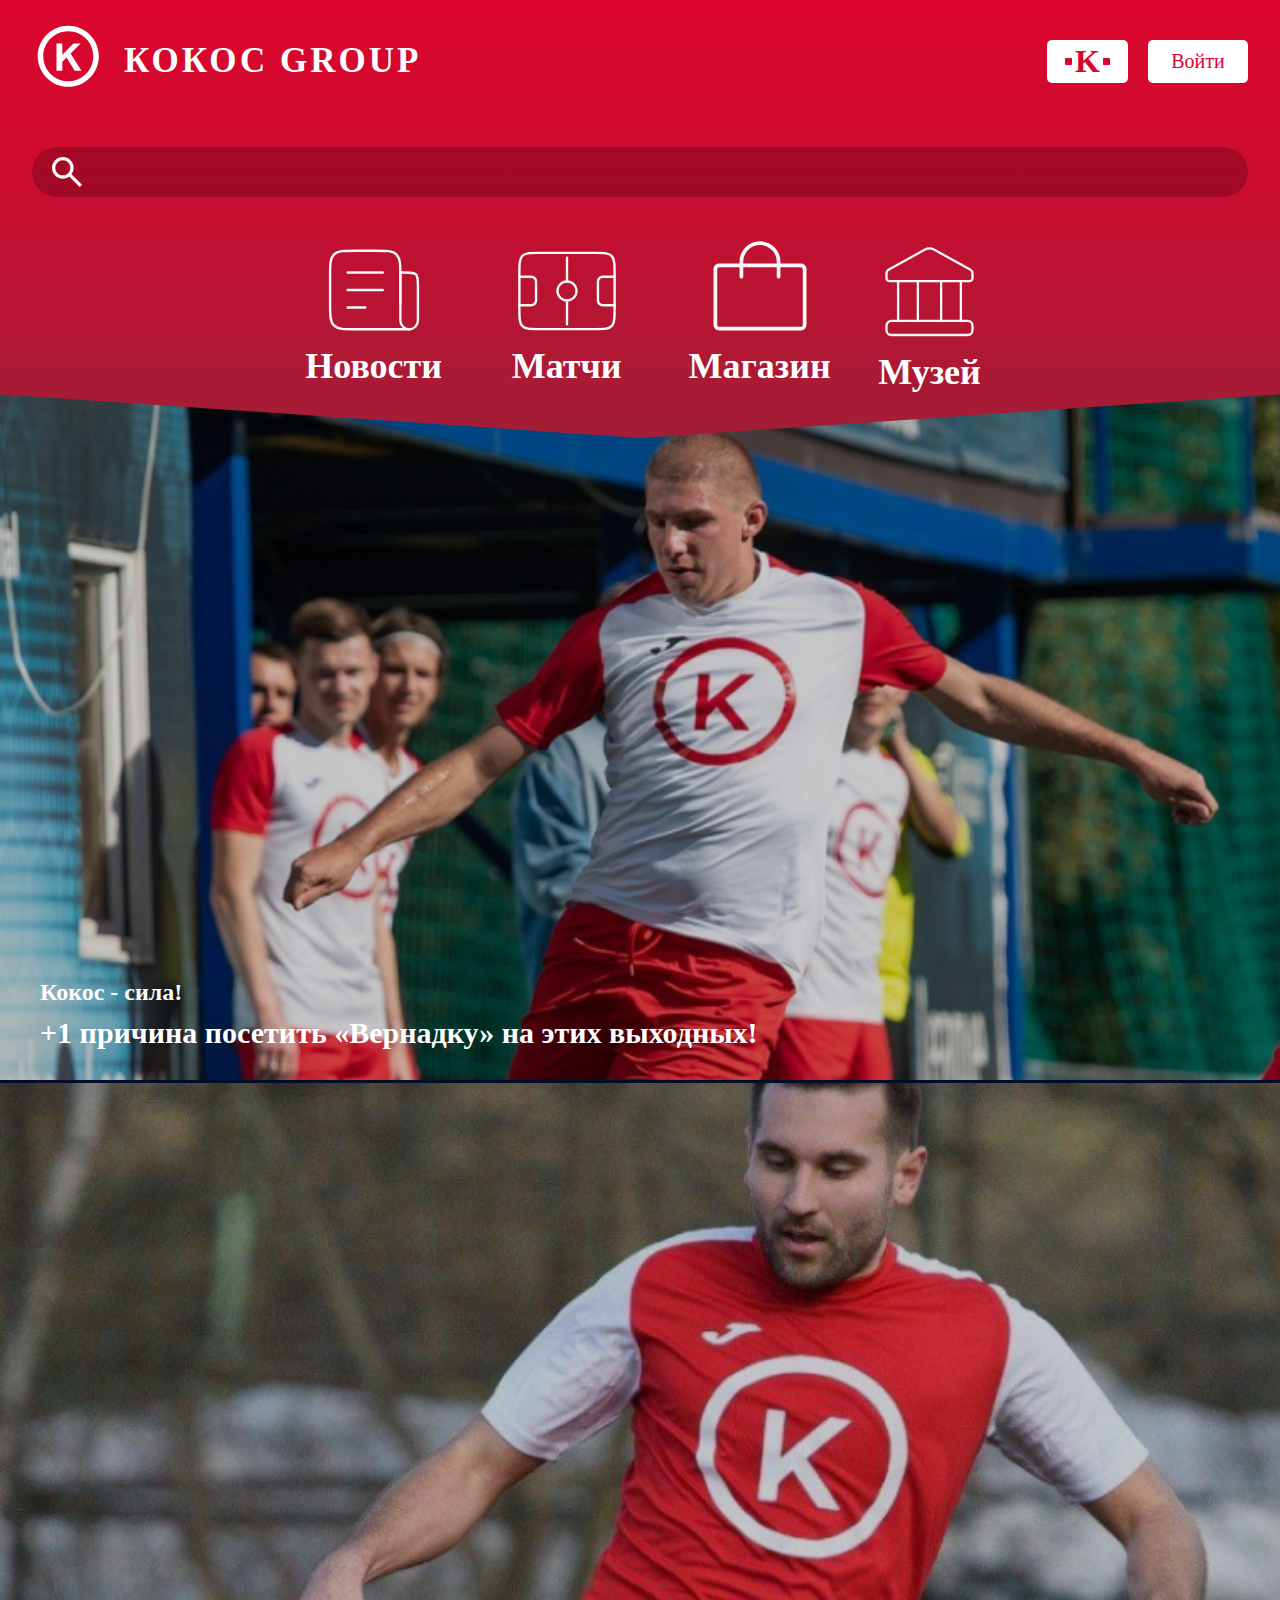
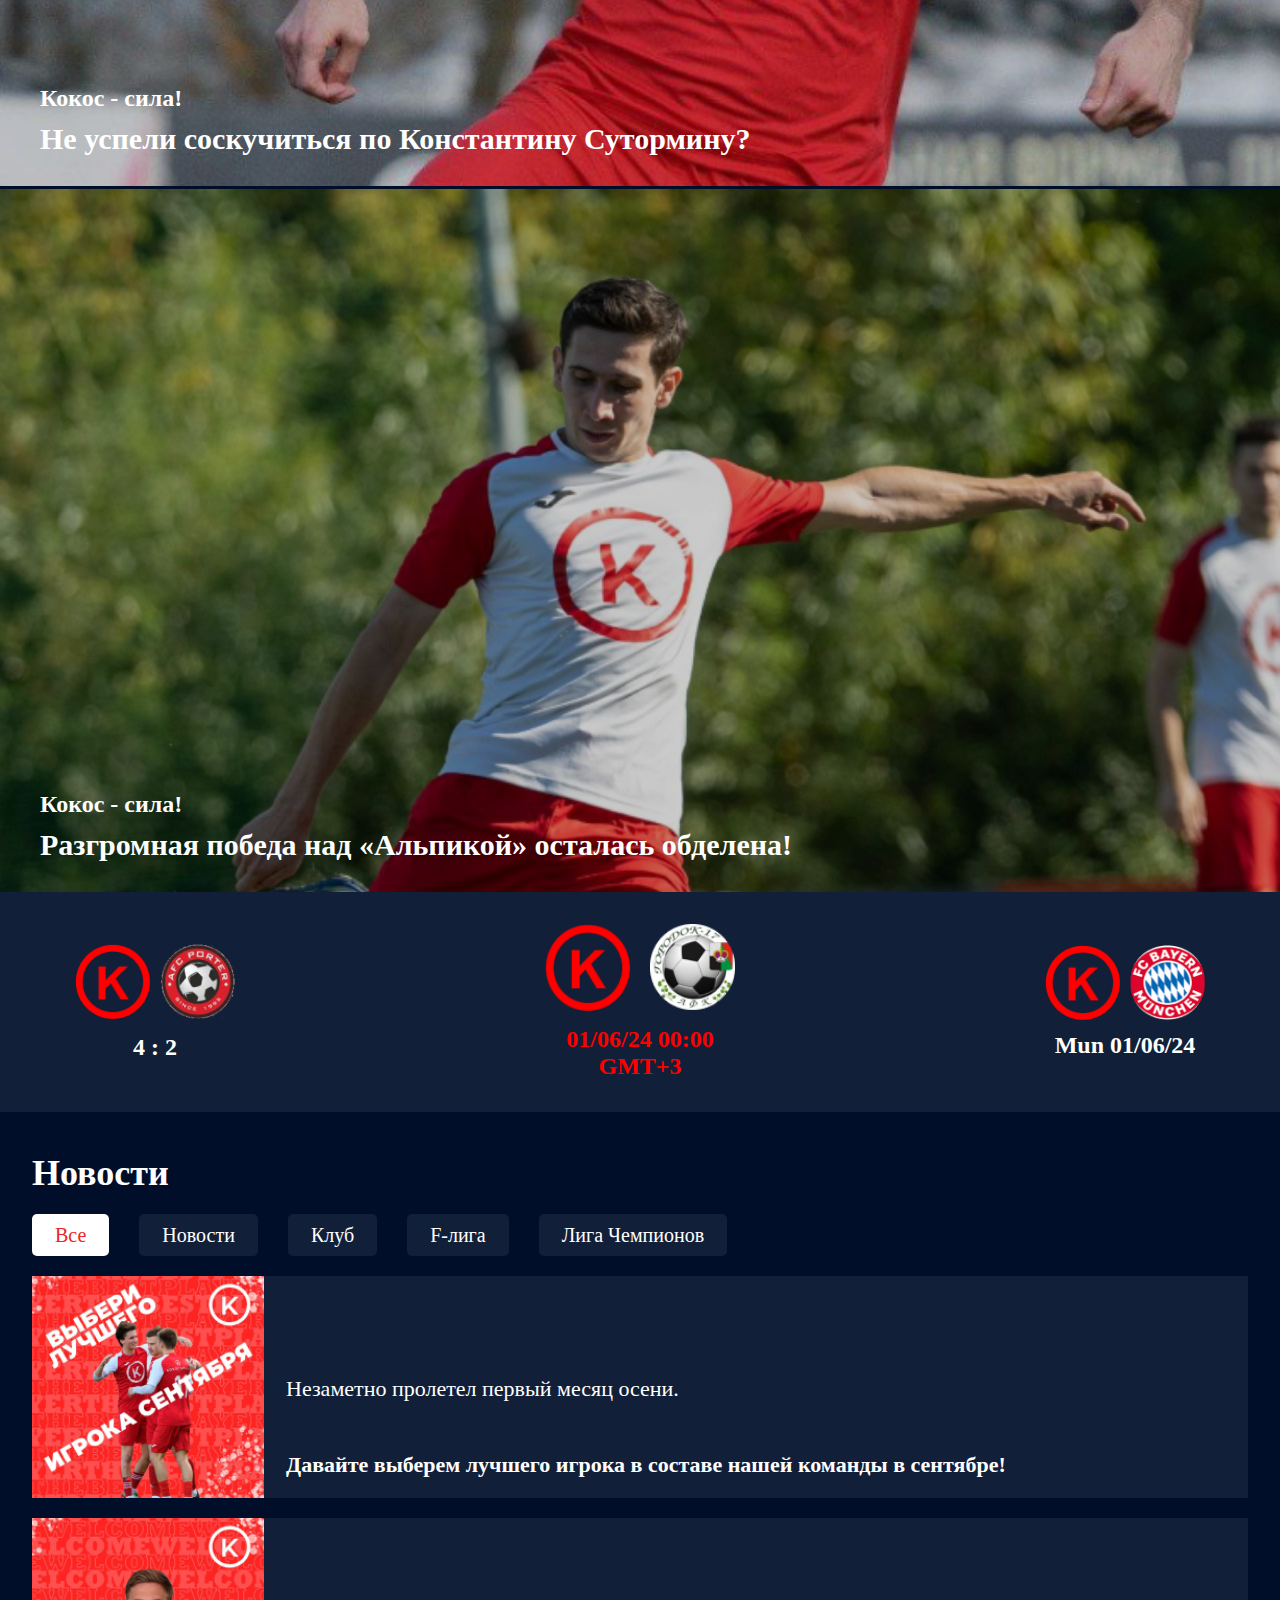
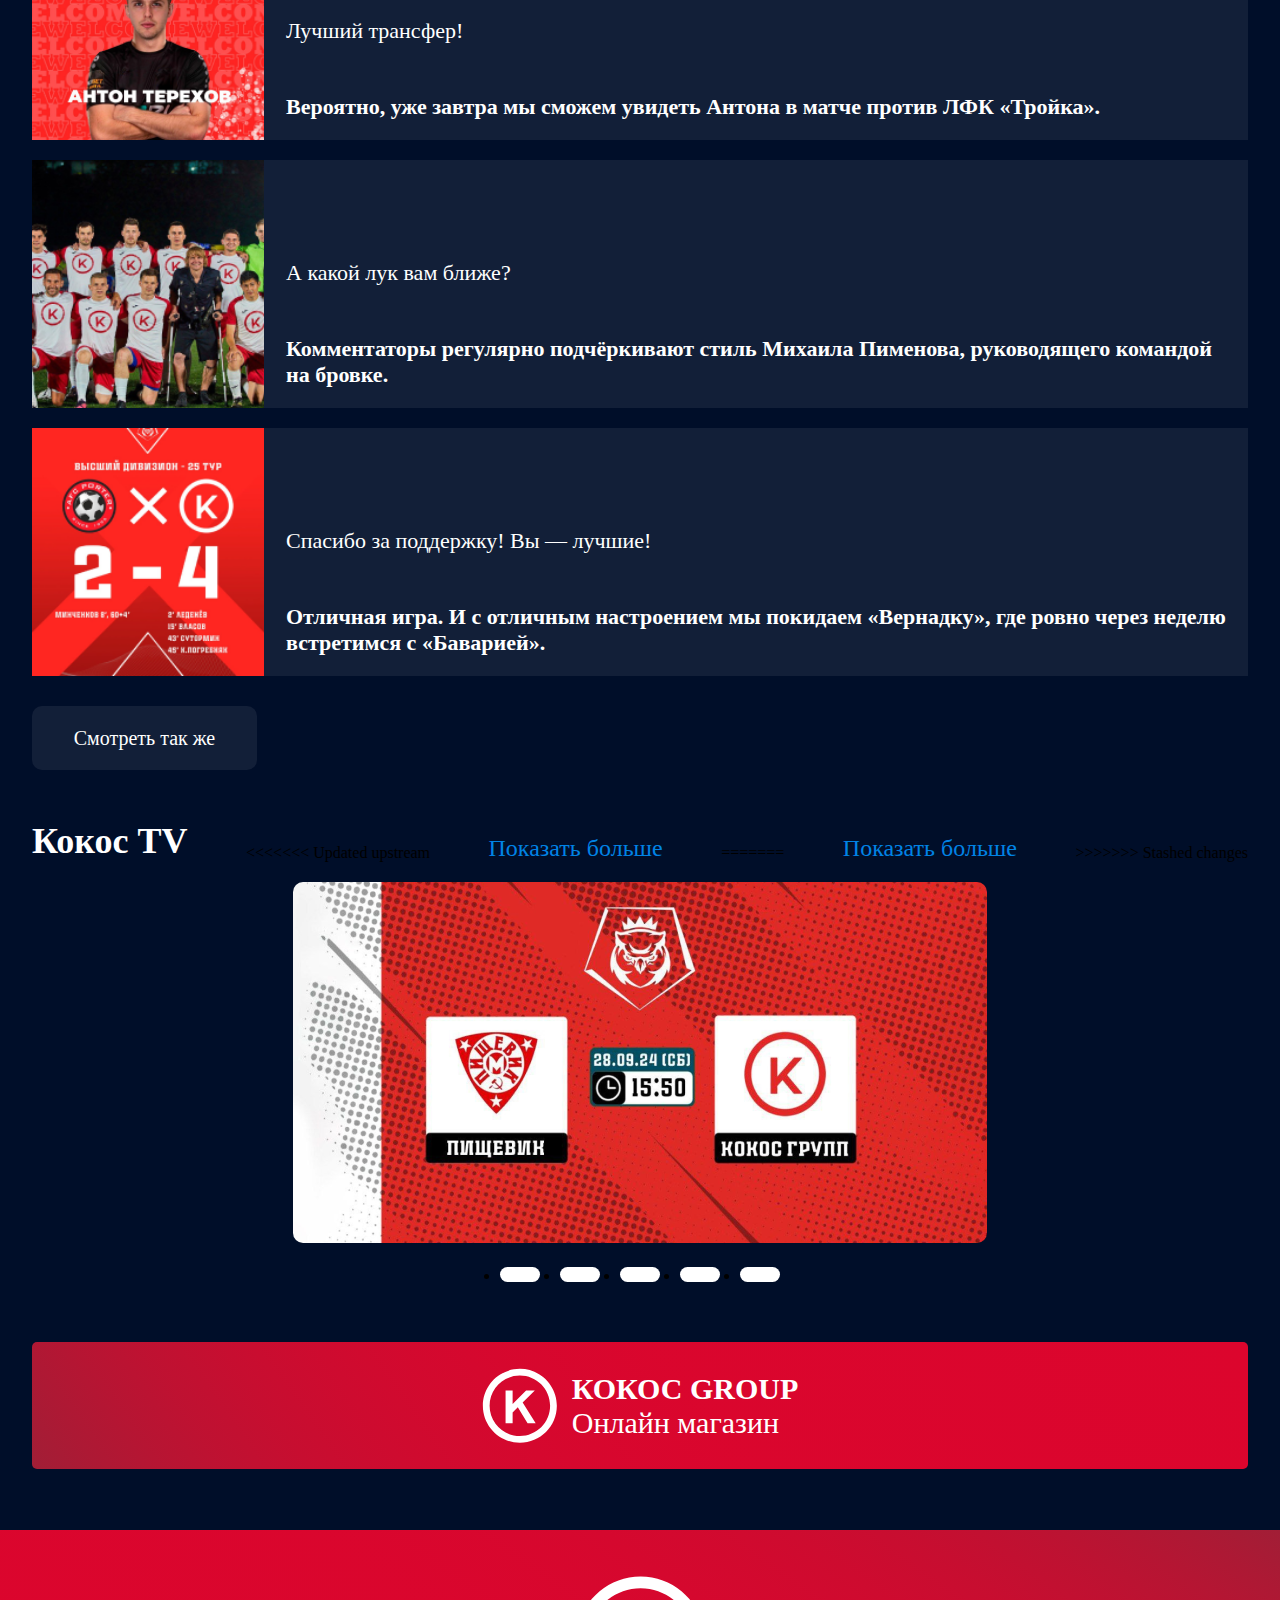
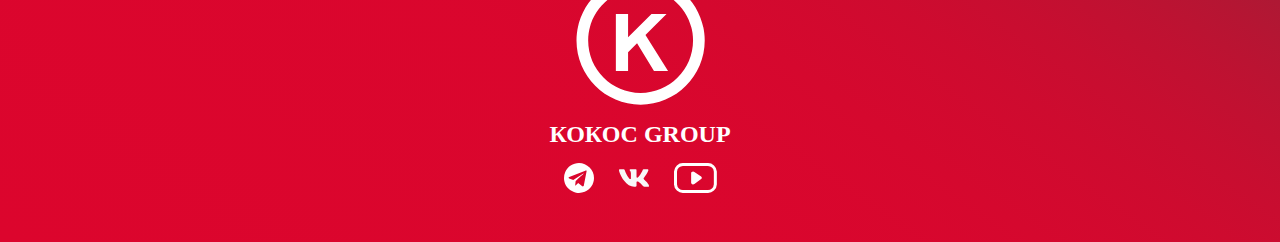
<file: index.html>
<!DOCTYPE html>
<html lang="ru">
	<head>
		<meta charset="UTF-8" />
		<meta name="viewport" content="width=device-width, initial-scale=1.0" />
		<link rel="stylesheet" href="./сss/index.css" f />
		<link rel="icon" href="img/кокос.png" type="image/x-icon" />
		<!-- Добавляем фавиконку -->
		<title>КОКОС GROUP</title>
	</head>
	<body>
		<header class="header_page">
			<div class="header_container">
				<a class="logo_link" href="index.html">
					<img class="logo" src="./svg/logo.svg" alt="логотип КОКОС GROUP" />
					<h1 class="logo_title">Кокос Group</h1>
				</a>
				<div class="btn_header_container">
					<a
						class="company_btn_link"
						href="https://kokocgroup.ru/"
						target="_blank"
					>
						<button class="company_btn">
							<img
								src="./svg/Rectangle_company.svg"
								width="7"
								height="7"
								alt="icon"
							/>
							<span class="company_btn_text">K</span>
							<img
								src="./svg/Rectangle_company.svg"
								width="7"
								height="7"
								alt="icon"
							/>
						</button>
					</a>
					<a class="login_link" href="register_page.html">
						<button class="login_btn" type="button">Войти</button>
					</a>
				</div>
			</div>

			<input class="search_box_header" type="text" placeholder="" />

			<ul class="sections_list">
				<li class="section_item">
					<a class="section_link" href="news_page.html">
						<img
							class="section_icon"
							src="./svg/news.svg"
							alt="Новости"
							width="92"
							height="82.5"
						/>
						<span class="section_title">Новости</span>
					</a>
				</li>
				<li class="section_item">
					<a class="section_link" href="matchs_page.html">
						<img
							class="section_icon"
							src="./svg/matches.svg"
							alt="Матчи"
							width="100"
							height="80"
						/>
						<span class="section_title">Матчи</span>
					</a>
				</li>
				<li class="section_item">
					<a class="section_link" href="shop_page.html">
						<img
							class="section_icon"
							src="./svg/shop.svg"
							alt="Магазин"
							width="93.75"
							height="90"
						/>
						<span class="section_title">Магазин</span>
					</a>
				</li>
				<li class="open-modal-btn" for="modal-toggle">
					<label class="section_label" for="modal-toggle">
						<img
							class="section_icon"
							src="./svg/museum.svg"
							alt="Музей"
							width="93.75"
							height="90"
						/>
						<span class="section_title">Музей</span>
					</label>
				</li>
			</ul>
		</header>

		<input type="checkbox" id="modal-toggle" hidden />

		<div class="overlay"></div>

		<div class="modal">
			<label for="modal-toggle" class="close-btn">
				<img src="./svg/ion_menu.svg" />
			</label>
			<h2 class="qr_title">Погрузись в мир AR</h2>
			<p class="qr_text">
				Сканируй QR code чтобы<br />
				посмотреть виртуальный музей
			</p>
			<div class="qr_container">
				<img class="qr_img" src="./svg/QR CODE.svg" />
			</div>
			<p class="qr_info">Используй свой телефон</p>
		</div>
		<main class="main_page">
			<div class="news_container">
				<article class="news_article first">
					<a class="news_link" href="#">
						<p class="news_text">Кокос - сила!</p>
						<h2 class="news_title">
							+1 причина посетить «Вернадку» на этих выходных!
						</h2>
					</a>
				</article>
				<article class="news_article second">
					<a class="news_link" href="#">
						<p class="news_text">Кокос - сила!</p>
						<h2 class="news_title">
							Не успели соскучиться по Константину Сутормину?
						</h2>
					</a>
				</article>
				<article class="news_article third">
					<a class="news_link" href="#">
						<p class="news_text">Кокос - сила!</p>
						<h2 class="news_title">
							Разгромная победа над «Альпикой» осталась обделена!
						</h2>
					</a>
				</article>
			</div>

			<section class="matches_section">
				<div class="past_matches_container">
					<a class="match_link" href="#">
						<article class="past_match">
							<div class="teams">
								<img
									class="logo_team"
									src="./img/кокос.png"
									alt="Кокос group"
								/>
								<img
									class="logo_team"
									src="./img/портер.png"
									alt="Кокос group"
								/>
							</div>
							<p class="match_score">4 : 2</p>
						</article>
					</a>
				</div>

				<a class="match_link" href="#">
					<div class="next_match">
						<div class="teams_next_match">
							<img
								class="logo_team_next_match"
								src="./img/кокос.png"
								alt="Кокос group"
							/>
							<img
								class="logo_team_next_match"
								src="./img/городок.png"
								alt="Кокос group"
							/>
						</div>
						<time class="date_next_match" datetime="2024-06-01T00:00"
							>01/06/24 00:00 GMT+3</time
						>
					</div>
				</a>

				<div class="upcoming_matches_container">
					<a class="match_link" href="#">
						<article class="upcoming_match">
							<div class="teams">
								<img
									class="logo_team"
									src="./img/кокос.png"
									alt="Кокос group"
								/>
								<img
									class="logo_team"
									src="./img/bayern.png"
									alt="Кокос group"
								/>
							</div>
							<time class="time_upcoming_match" datetime="06-01-24"
								>Mun 01/06/24</time
							>
						</article>
					</a>
				</div>
			</section>

			<section class="news_section">
				<h2 class="section_title">Новости</h2>
				<ul class="news_section_navigation_list">
					<li class="news_section_navigation_item_all">
						<a class="news_section_navigation_link_all" href="#">Все</a>
					</li>
					<li class="news_section_navigation_item">
						<a class="news_section_navigation_link" href="news_page.html"
							>Новости</a
						>
					</li>
					<li class="news_section_navigation_item">
						<a class="news_section_navigation_link" href="#">Клуб</a>
					</li>
					<li class="news_section_navigation_item">
						<a class="news_section_navigation_link" href="#">F-лига</a>
					</li>
					<li class="news_section_navigation_item">
						<a class="news_section_navigation_link" href="#">Лига Чемпионов</a>
					</li>
				</ul>
				<ul class="news_section_list">
					<li class="news_section_item">
						<a class="news_section_link" href="#">
							<img class="news_section_img" src="./img/new1.png" />
							<div class="description_container">
								<p class="description_text">
									Незаметно пролетел первый месяц осени.
								</p>
								<h3 class="description_title">
									Давайте выберем лучшего игрока в составе нашей команды в
									сентябре!
								</h3>
							</div>
						</a>
					</li>
					<li class="news_section_item">
						<a class="news_section_link" href="#">
							<img class="news_section_img" src="./img/new2.png" />
							<div class="description_container">
								<p class="description_text">Лучший трансфер!</p>
								<h3 class="description_title">
									Вероятно, уже завтра мы сможем увидеть Антона в матче против
									ЛФК «Тройка».
								</h3>
							</div>
						</a>
					</li>
					<li class="news_section_item">
						<a class="news_section_link" href="#">
							<img class="news_section_img" src="./img/new3.png" />
							<div class="description_container">
								<p class="description_text">А какой лук вам ближе?</p>
								<h3 class="description_title">
									Комментаторы регулярно подчёркивают стиль Михаила Пименова,
									руководящего командой на бровке.
								</h3>
							</div>
						</a>
					</li>
					<li class="news_section_item">
						<a class="news_section_link" href="#">
							<img class="news_section_img" src="./img/new4.png" />
							<div class="description_container">
								<p class="description_text">
									Спасибо за поддержку! Вы — лучшие!
								</p>
								<h3 class="description_title">
									Отличная игра. И с отличным настроением мы покидаем
									«Вернадку», где ровно через неделю встретимся с «Баварией».
								</h3>
							</div>
						</a>
					</li>
				</ul>
				<a class="news_section_btn_link" href="news_page.html">
					<button class="news_section_btn" type="button">
						Смотреть так же
					</button>
				</a>
			</section>

			<section class="tv_section">
				<div class="navigation_tv_section">
					<h2 class="section_title">Кокос TV</h2>
					<<<<<<< Updated upstream
					<a
						class="show_more_link_tv_section"
						href="https://t.me/fc_kokocgroup_bot?start=gallery"
						>Показать больше</a
					>
					=======
					<a
						class="show_more_link_tv_section"
						href="https://vk.com/video/@uzao8/all"
						>Показать больше</a
					>
					>>>>>>> Stashed changes
				</div>
				<ul class="video_list">
					<li class="video_item">
						<a class="video_link" href="#">
							<img
								class="video_img"
								src="./img/photo_2024-10-10 04.10.43 1.png"
							/>
						</a>
					</li>
				</ul>
				<ul class="index_page_tv_section">
					<li class="index_tv_section"></li>
					<li class="index_tv_section"></li>
					<li class="index_tv_section"></li>
					<li class="index_tv_section"></li>
					<li class="index_tv_section"></li>
				</ul>
			</section>

			<a class="shop_section_link" href="shop_page.html">
				<section class="shop_section">
					<img class="shop_section_img" src="./svg/logo.svg" alt="logo" />
					<div class="shop_container">
						<h4 class="shop_container_title">Кокос group</h4>
						<p class="shop_container_text">Онлайн магазин</p>
					</div>
				</section>
			</a>
		</main>
		<footer class="footer_page">
			<div class="logo_footer_container">
				<img class="logo_footer" src="./svg/logo.svg" />
				<h2 class="logo_title_footer">Кокос group</h2>
			</div>
			<ul class="contacts_list">
				<li class="contact_item">
					<a class="contact_link" href="https://t.me/fckokocgroup">
						<img class="contact_icon" src="./svg/telegram.svg" />
						<span class="visually-hidden">Telegram</span>
					</a>
				</li>
				<li class="contact_item">
					<a class="contact_link" href="https://vk.com/kokocgroup_ru">
						<img class="contact_icon" src="./svg/akar-icons_vk-fill.svg" />
						<span class="visually-hidden">VK</span>
					</a>
				</li>
				<li class="contact_item">
					<a class="contact_link" href="https://www.youtube.com/@TVKokoc">
						<img class="contact_icon" src="./svg/youtube.svg" />
						<span class="visually-hidden">Youtube</span>
					</a>
				</li>
			</ul>
		</footer>
	</body>
</html>
</file>
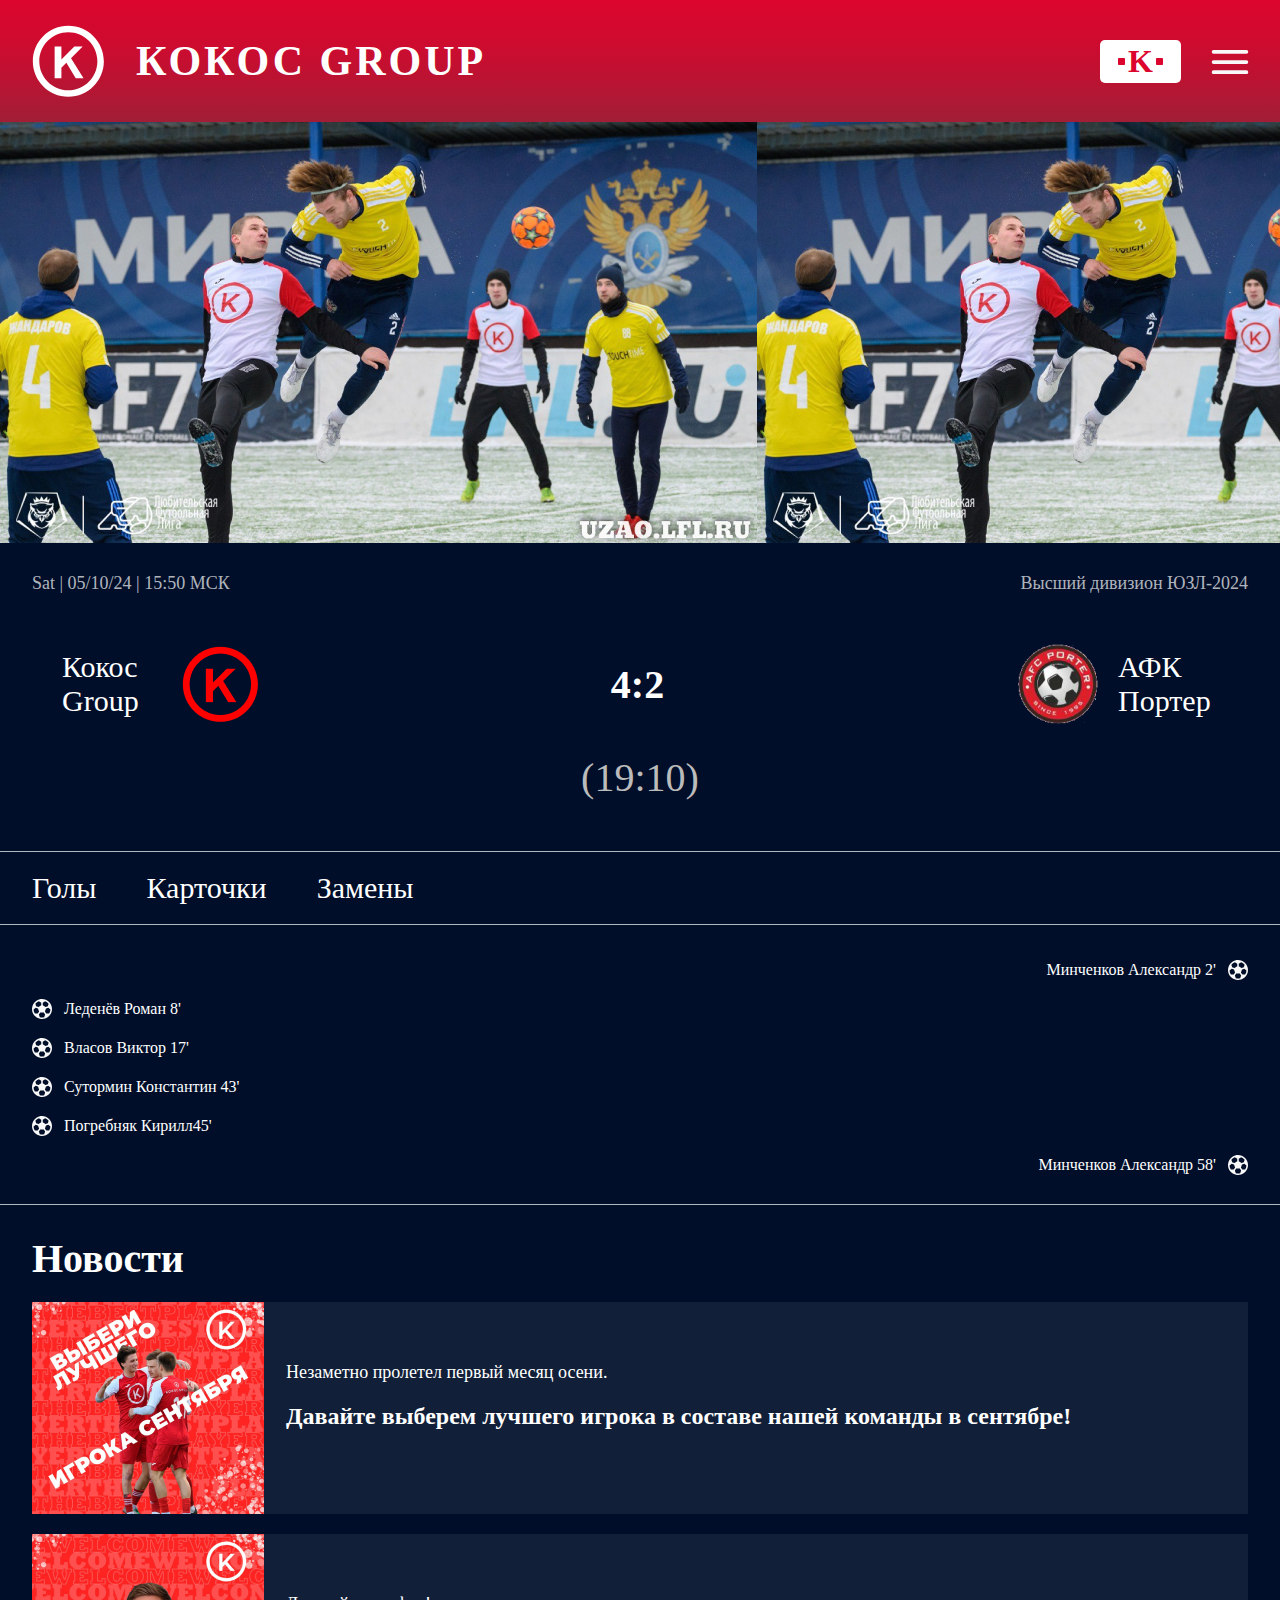
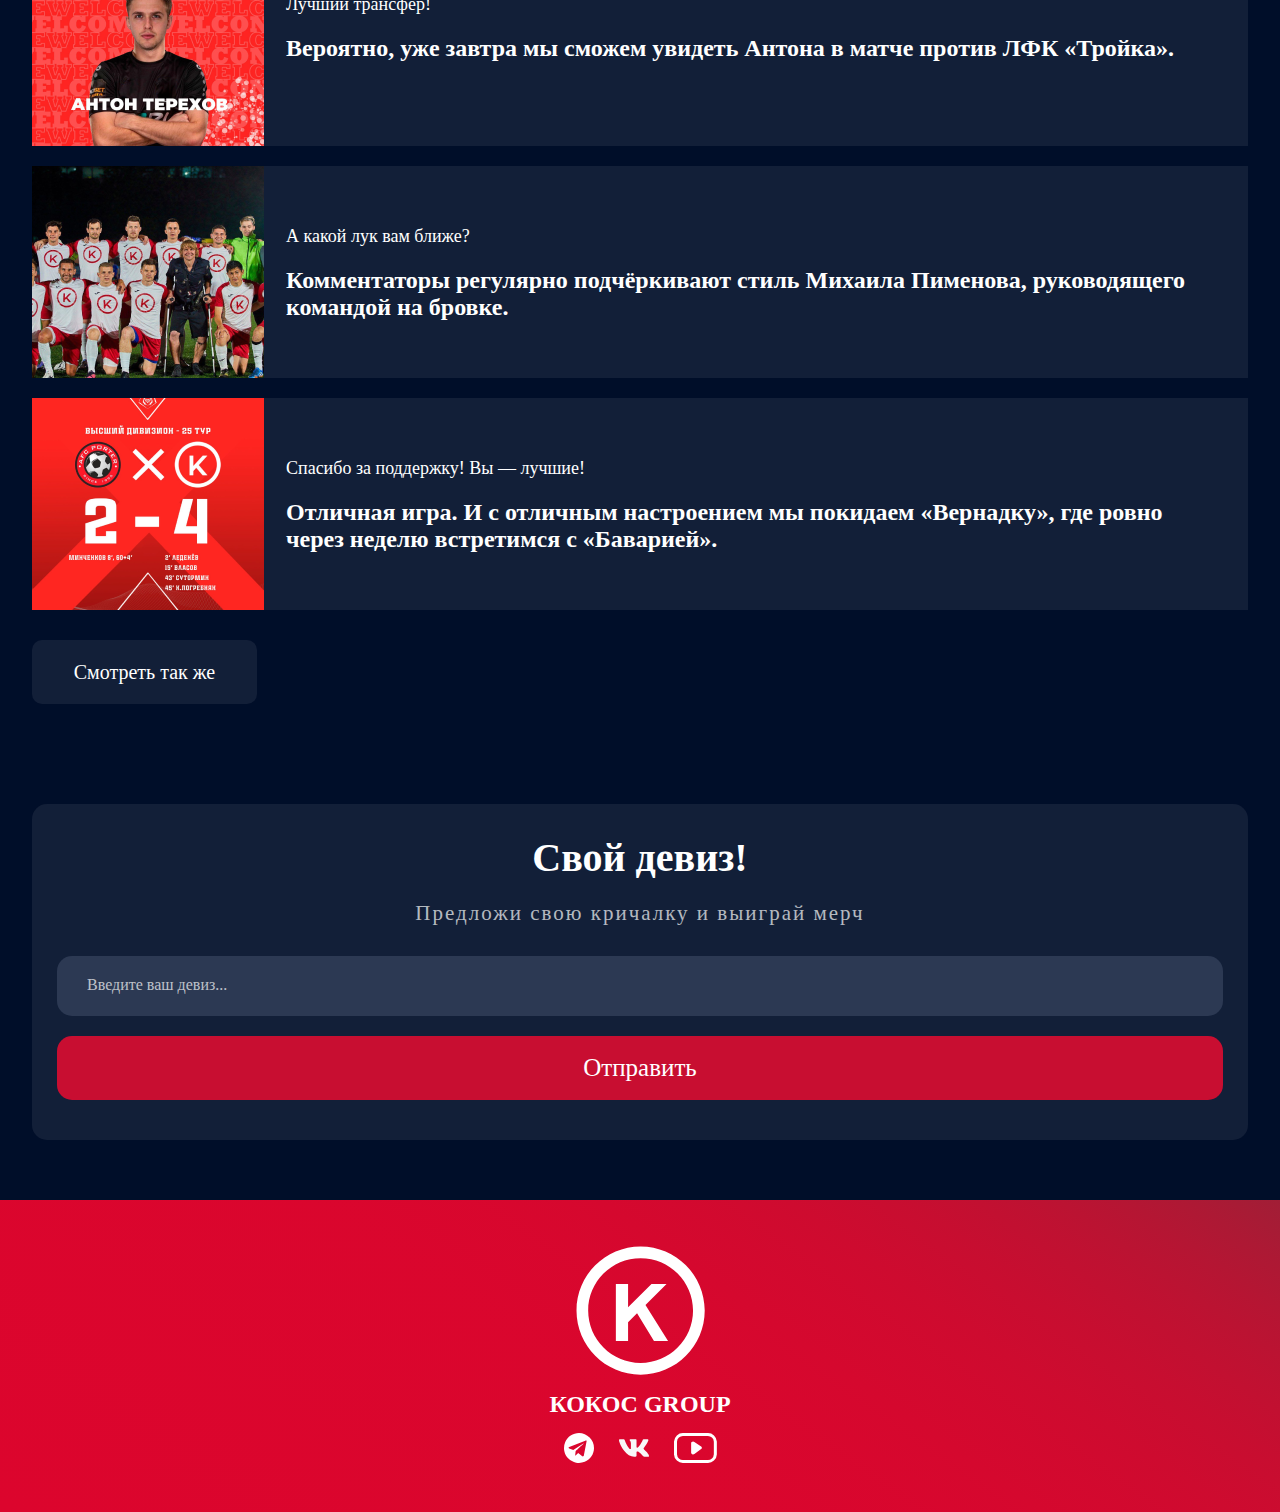
<file: live_TV.html>
<!DOCTYPE html>
<html lang="en">
	<head>
		<meta charset="UTF-8" />
		<meta name="viewport" content="width=device-width, initial-scale=1.0" />
		<link rel="stylesheet" href="./сss/live_TV.css" />
		<link rel="icon" href="img/кокос.png" type="image/x-icon" /> <!-- Добавляем фавиконку -->
		<title>Live TV</title>
	</head>
	<body>
		<header class="header_page">
			<div class="header_container">
				<a class="logo_link" href="index.html">
					<img class="logo" src="./svg/logo.svg" alt="логотип КОКОС GROUP" />

					<h1 class="logo_title">Кокос group</h1>
				</a>

				<div class="btn_header_container">
					<a class="company_btn_link" href="#">
						<button class="company_btn">
							<img src="./svg/Rectangle_company.svg" width="7" height="7" />
							<span class="company_btn_text">K</span>
							<img src="./svg/Rectangle_company.svg" width="7" height="7" />
						</button>
					</a>

					<button class="burger_btn" type="button">
						<img class="burger" src="./svg/burger.svg" alt="burger menu" />
					</button>
				</div>
			</div>
		</header>
		<main>
			<section class="match_section">
				<div class="match_bg_container"></div>
				<div class="match">
					<div class="match-info">
						<span class="match_text">Sat | 05/10/24 | 15:50 МСК</span>
						<span class="match_text">Высший дивизион ЮЗЛ-2024</span>
					</div>
					<div class="teams">
						<div class="team_container">
							<span class="match_team">Кокос Group</span>
							<img src="./img/кокос.png" />
						</div>
						<span class="match_score">4:2</span>
						<div class="team_container">
							<img src="./img/портер.png" />
							<span class="match_team">АФК Портер</span>
						</div>
					</div>
					<span class="time">(19:10)</span>
				</div>
			</section>

			<section class="match_info_section">
				<ul class="match_info_nav">
					<li class="match_info_item">
						<button class="match_info_item_btn">Голы</button>
					</li>
					<li class="match_info_item">
						<button class="match_info_item_btn">Карточки</button>
					</li>
					<li class="match_info_item">
						<button class="match_info_item_btn">Замены</button>
					</li>
				</ul>
				<div class="goal_table_container">
					<ul class="goal_table_list">
						<li class="goal_table_item2">Минченков Александр 2'</li>
						<li class="goal_table_item">Леденёв Роман 8'</li>
						<li class="goal_table_item">Власов Виктор 17'</li>
						<li class="goal_table_item">Сутормин Константин 43'</li>
						<li class="goal_table_item">Погребняк Кирилл45'</li>
						<li class="goal_table_item2">Минченков Александр 58'</li>
					</ul>
				</div>
			</section>

			<section class="news_section">
				<h2 class="section_title">Новости</h2>
				<ul class="news_section_list">
					<li class="news_section_item">
						<a class="news_section_link" href="#">
							<img class="news_section_img" src="./img/new1.png" />
							<div class="description_container">
								<p class="description_text">
									Незаметно пролетел первый месяц осени.
								</p>
								<h3 class="description_title">
									Давайте выберем лучшего игрока в составе нашей команды в
									сентябре!
								</h3>
							</div>
						</a>
					</li>
					<li class="news_section_item">
						<a class="news_section_link" href="#">
							<img class="news_section_img" src="./img/new2.png" />
							<div class="description_container">
								<p class="description_text">Лучший трансфер!</p>
								<h3 class="description_title">
									Вероятно, уже завтра мы сможем увидеть Антона в матче против
									ЛФК «Тройка».
								</h3>
							</div>
						</a>
					</li>
					<li class="news_section_item">
						<a class="news_section_link" href="#">
							<img class="news_section_img" src="./img/new3.png" />
							<div class="description_container">
								<p class="description_text">А какой лук вам ближе?</p>
								<h3 class="description_title">
									Комментаторы регулярно подчёркивают стиль Михаила Пименова,
									руководящего командой на бровке.
								</h3>
							</div>
						</a>
					</li>
					<li class="news_section_item">
						<a class="news_section_link" href="#">
							<img class="news_section_img" src="./img/new4.png" />
							<div class="description_container">
								<p class="description_text">
									Спасибо за поддержку! Вы — лучшие!
								</p>
								<h3 class="description_title">
									Отличная игра. И с отличным настроением мы покидаем
									«Вернадку», где ровно через неделю встретимся с «Баварией».
								</h3>
							</div>
						</a>
					</li>
				</ul>
				<button class="news_section_btn" type="button">Смотреть так же</button>
			</section>

			<form class="motto_section">
				<h2 class="section_title">Свой девиз!</h2>
				<p class="motto_section_text">Предложи свою кричалку и выиграй мерч</p>
				<label>
					<input
						class="motto_email_box"
						type="email"
						placeholder="Введите ваш девиз..."
					/>
					<button class="motto_section_btn" type="button">Отправить</button>
				</label>
			</form>
		</main>
		<footer class="footer_page">
			<div class="logo_footer_container">
				<img class="logo_footer" src="./svg/logo.svg" />
				<h2 class="logo_title_footer">Кокос group</h2>
			</div>
			<ul class="contacts_list">
				<li class="contact_item">
					<a class="contact_link" href="https://t.me/fckokocgroup">
						<img class="contact_icon" src="./svg/telegram.svg" />
						<span class="visually-hidden">Telegram</span>
					</a>
				</li>
				<li class="contact_item">
					<a class="contact_link" href="https://vk.com/kokocgroup_ru">
						<img class="contact_icon" src="./svg/akar-icons_vk-fill.svg" />
						<span class="visually-hidden">VK</span>
					</a>
				</li>
				<li class="contact_item">
					<a class="contact_link" href="https://www.youtube.com/@TVKokoc">
						<img class="contact_icon" src="./svg/youtube.svg" />
						<span class="visually-hidden">Youtube</span>
					</a>
				</li>
			</ul>
		</footer>
	</body>
</html>
</file>
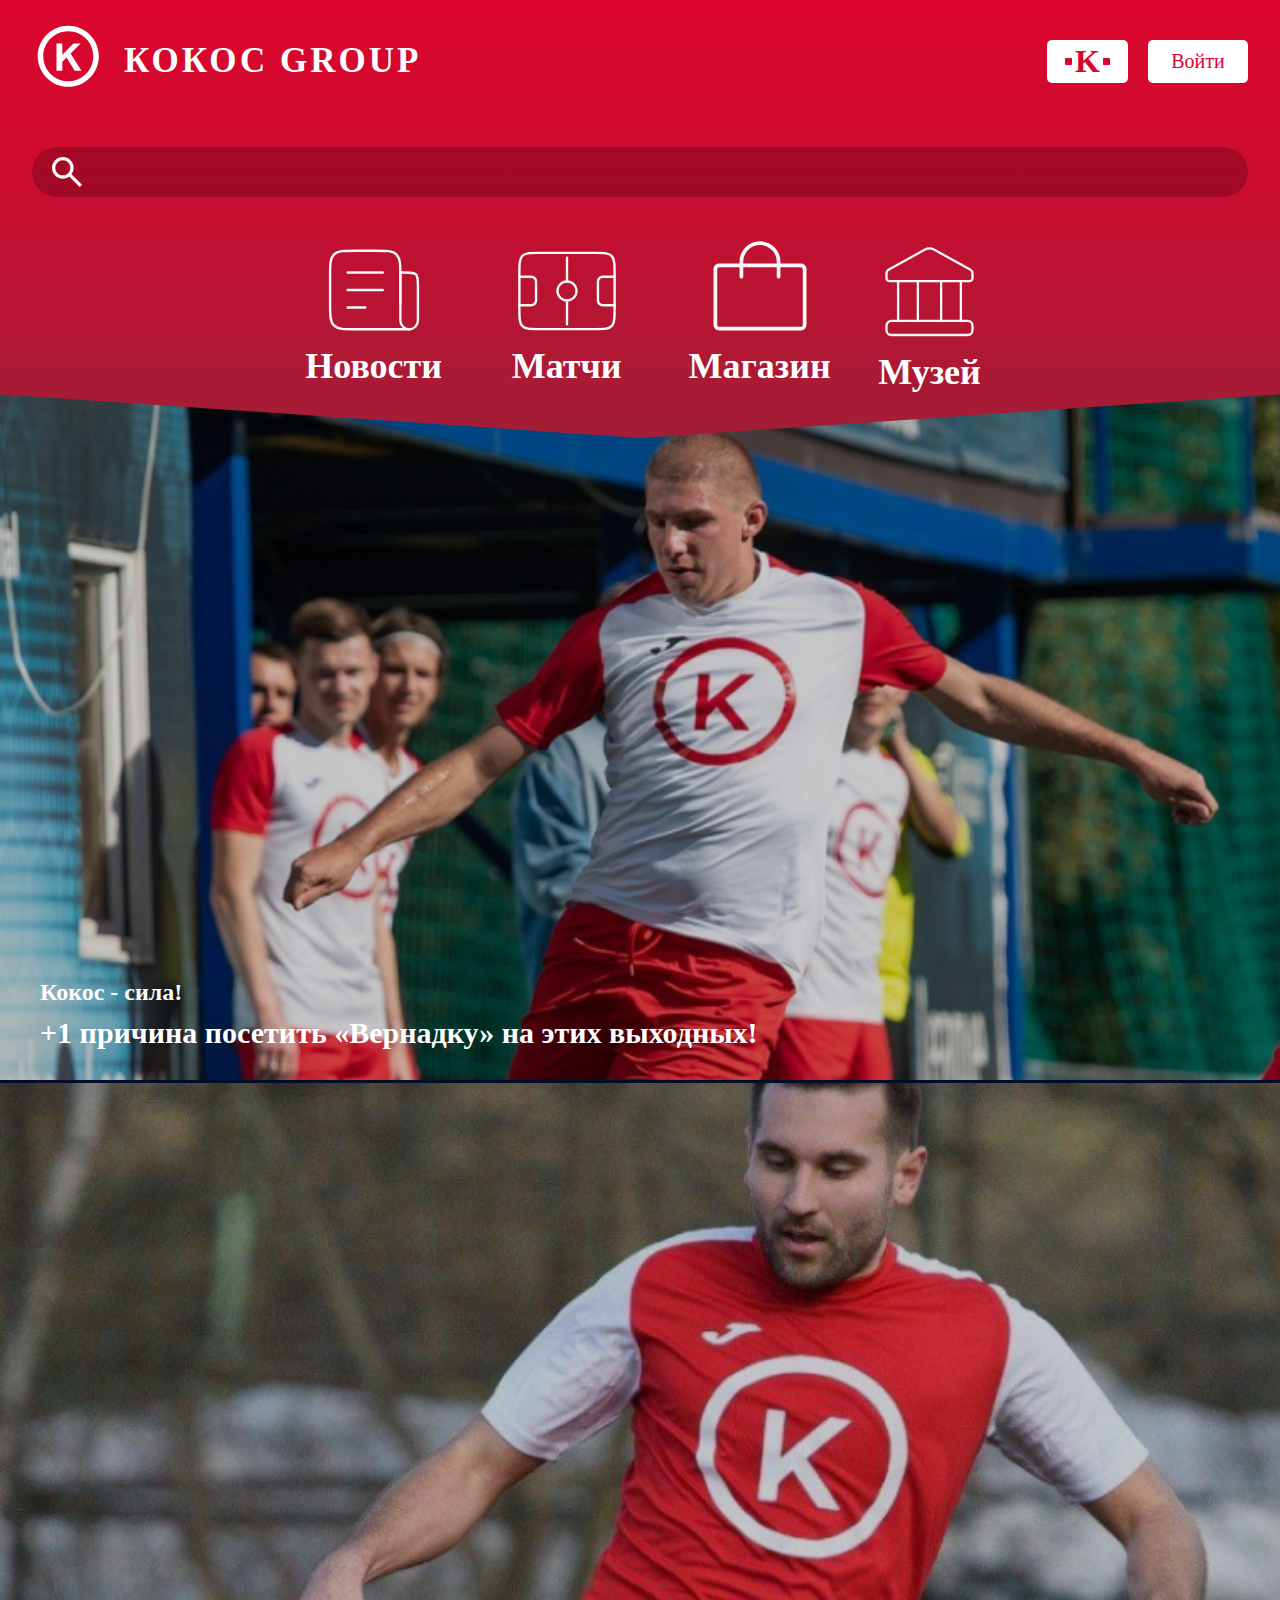
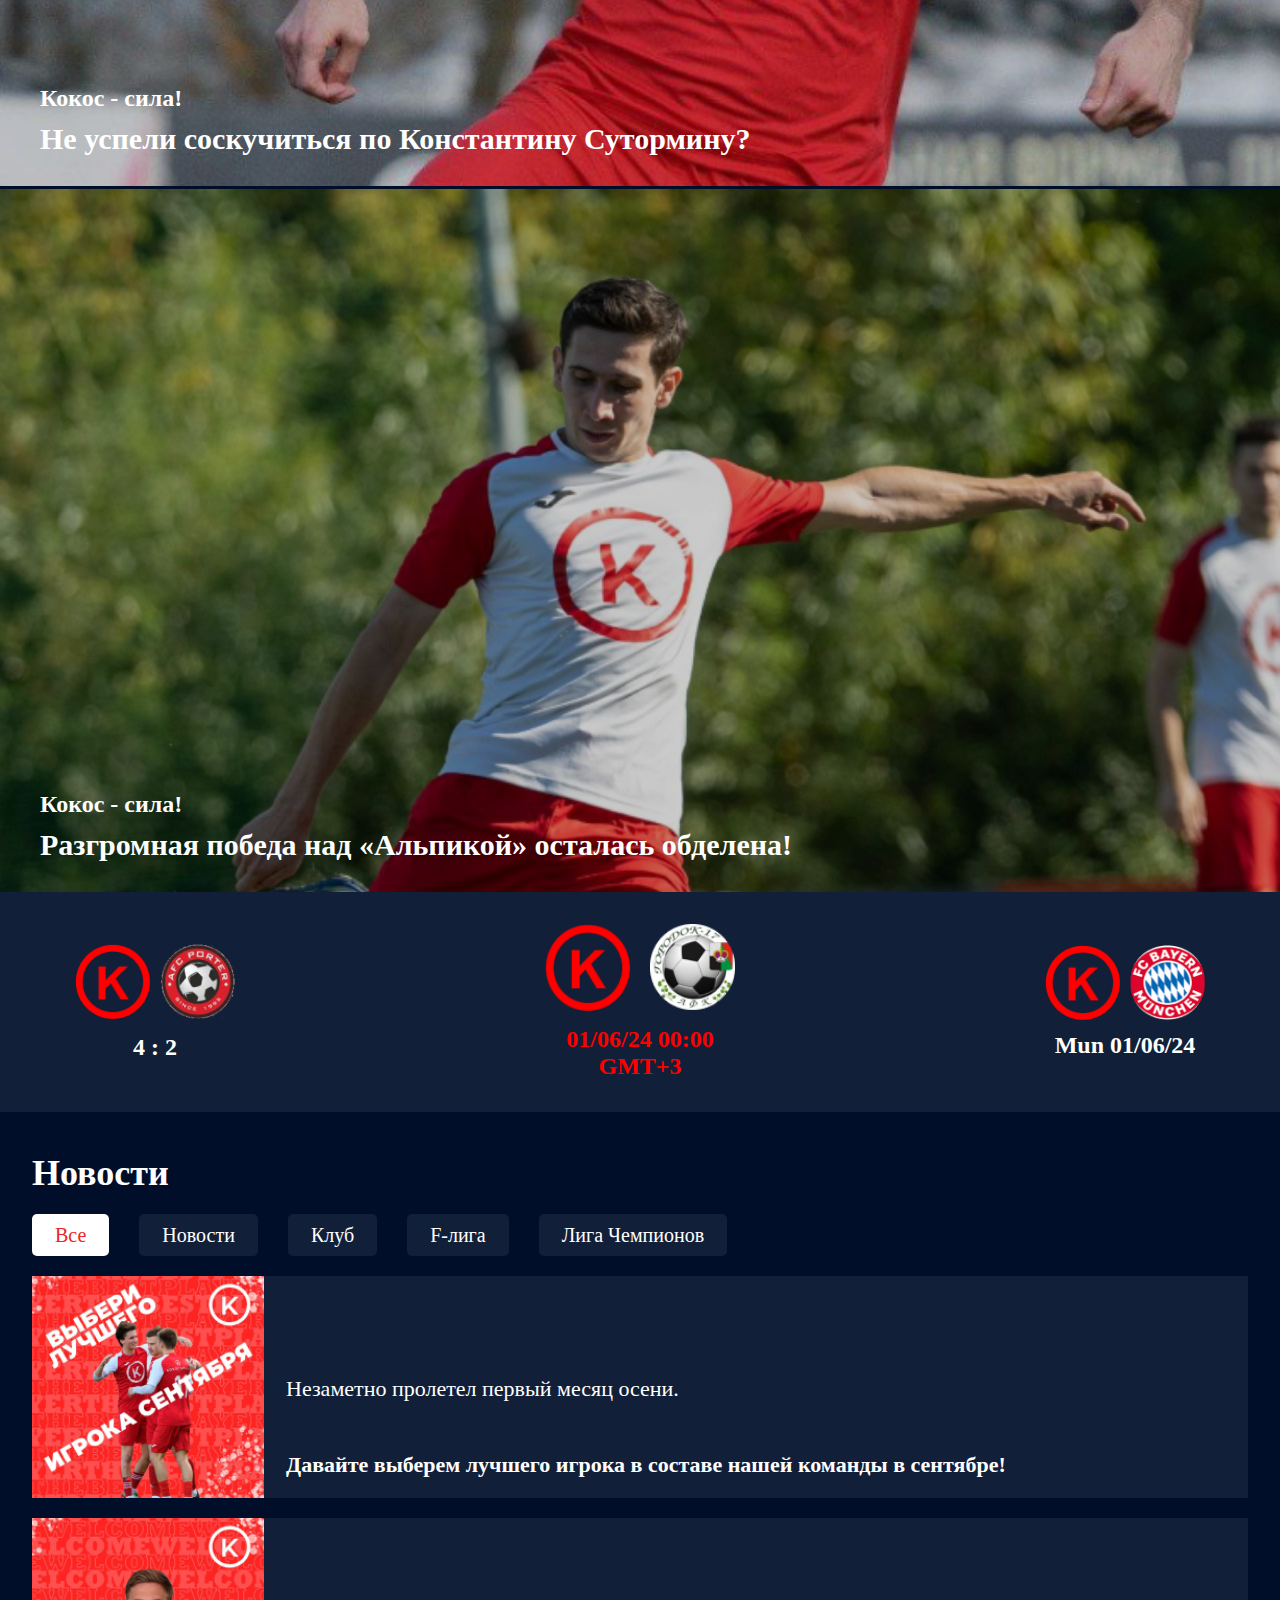
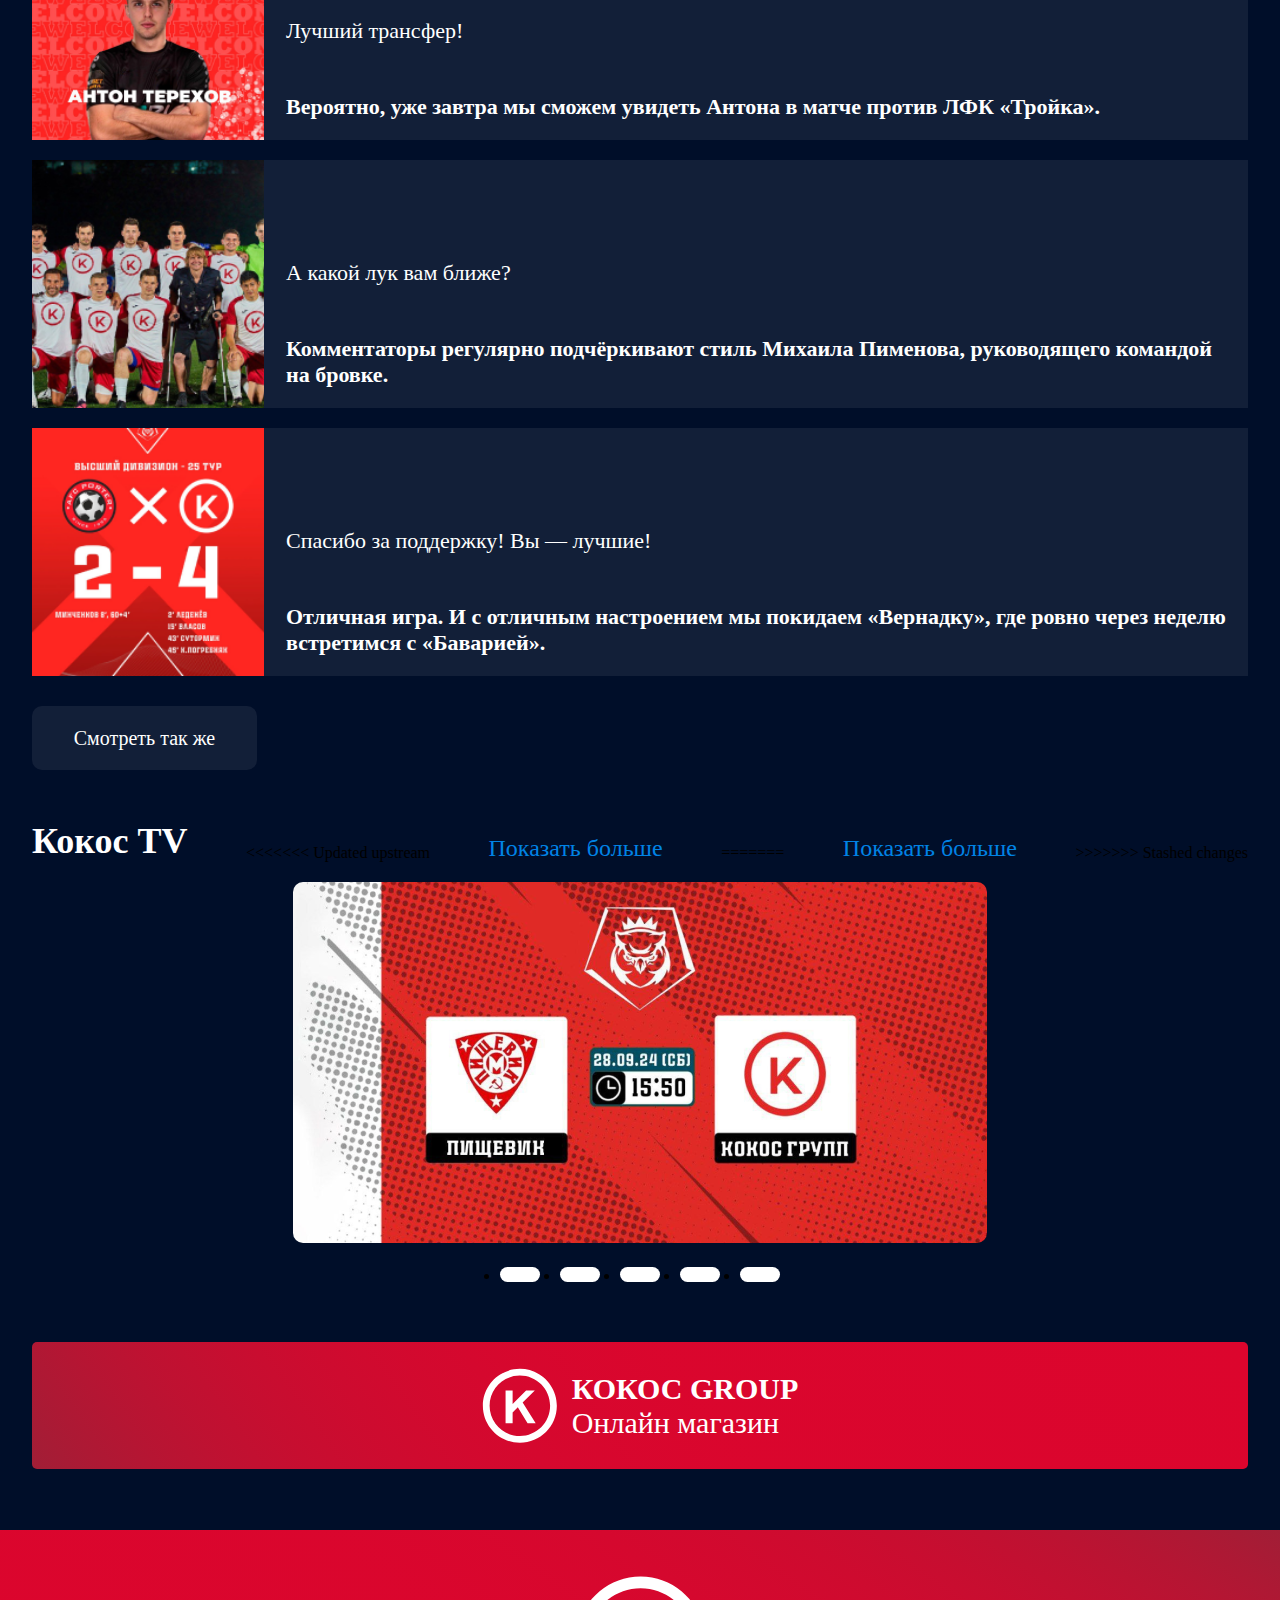
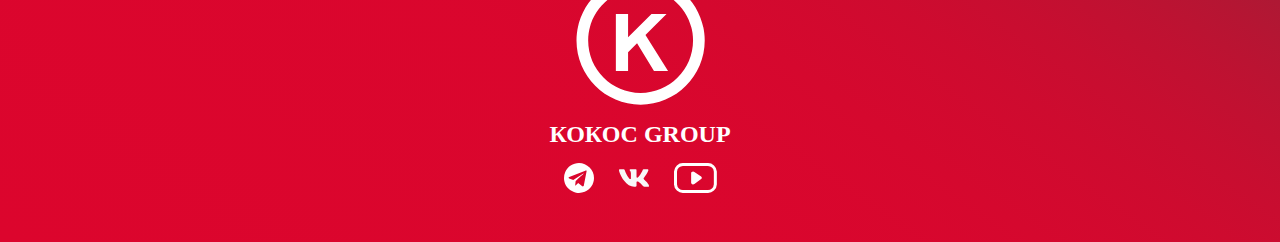
<file: main_page.html>
<!DOCTYPE html>
<html lang="ru">
	<head>
		<meta charset="UTF-8" />
		<meta name="viewport" content="width=device-width, initial-scale=1.0" />
		<link rel="stylesheet" href="./сss/main_page.css" />
		<link rel="icon" href="img/кокос.png" type="image/x-icon" />
		<!-- Добавляем фавиконку -->
		<title>КОКОС GROUP</title>
	</head>
	<body>
		<header class="header_page">
			<div class="header_container">
				<a class="logo_link" href="main_page.html">
					<img class="logo" src="./svg/logo.svg" alt="логотип КОКОС GROUP" />
					<h1 class="logo_title">Кокос Group</h1>
				</a>
				<div class="btn_header_container">
					<a
						class="company_btn_link"
						href="https://kokocgroup.ru/"
						target="_blank"
					>
						<button class="company_btn">
							<img
								src="./svg/Rectangle_company.svg"
								width="7"
								height="7"
								alt="icon"
							/>
							<span class="company_btn_text">K</span>
							<img
								src="./svg/Rectangle_company.svg"
								width="7"
								height="7"
								alt="icon"
							/>
						</button>
					</a>
					<a class="login_link" href="register_page.html">
						<button class="login_btn" type="button">Войти</button>
					</a>
				</div>
			</div>

			<input class="search_box_header" type="text" placeholder="" />

			<ul class="sections_list">
				<li class="section_item">
					<a class="section_link" href="news_page.html">
						<img
							class="section_icon"
							src="./svg/news.svg"
							alt="Новости"
							width="92"
							height="82.5"
						/>
						<span class="section_title">Новости</span>
					</a>
				</li>
				<li class="section_item">
					<a class="section_link" href="matchs_page.html">
						<img
							class="section_icon"
							src="./svg/matches.svg"
							alt="Матчи"
							width="100"
							height="80"
						/>
						<span class="section_title">Матчи</span>
					</a>
				</li>
				<li class="section_item">
					<a class="section_link" href="shop_page.html">
						<img
							class="section_icon"
							src="./svg/shop.svg"
							alt="Магазин"
							width="93.75"
							height="90"
						/>
						<span class="section_title">Магазин</span>
					</a>
				</li>
				<li class="open-modal-btn" for="modal-toggle">
					<label class="section_label" for="modal-toggle">
						<img
							class="section_icon"
							src="./svg/museum.svg"
							alt="Музей"
							width="93.75"
							height="90"
						/>
						<span class="section_title">Музей</span>
					</label>
				</li>
			</ul>
		</header>

		<input type="checkbox" id="modal-toggle" hidden />

		<div class="overlay"></div>

		<div class="modal">
			<label for="modal-toggle" class="close-btn">
				<img src="./svg/ion_menu.svg" />
			</label>
			<h2 class="qr_title">Погрузись в мир AR</h2>
			<p class="qr_text">
				Сканируй QR code чтобы<br />
				посмотреть виртуальный музей
			</p>
			<div class="qr_container">
				<img class="qr_img" src="./svg/QR CODE.svg" />
			</div>
			<p class="qr_info">Используй свой телефон</p>
		</div>
		<main class="main_page">
			<div class="news_container">
				<article class="news_article first">
					<a class="news_link" href="#">
						<p class="news_text">Кокос - сила!</p>
						<h2 class="news_title">
							+1 причина посетить «Вернадку» на этих выходных!
						</h2>
					</a>
				</article>
				<article class="news_article second">
					<a class="news_link" href="#">
						<p class="news_text">Кокос - сила!</p>
						<h2 class="news_title">
							Не успели соскучиться по Константину Сутормину?
						</h2>
					</a>
				</article>
				<article class="news_article third">
					<a class="news_link" href="#">
						<p class="news_text">Кокос - сила!</p>
						<h2 class="news_title">
							Разгромная победа над «Альпикой» осталась обделена!
						</h2>
					</a>
				</article>
			</div>

			<section class="matches_section">
				<div class="past_matches_container">
					<a class="match_link" href="#">
						<article class="past_match">
							<div class="teams">
								<img
									class="logo_team"
									src="./img/кокос.png"
									alt="Кокос group"
								/>
								<img
									class="logo_team"
									src="./img/портер.png"
									alt="Кокос group"
								/>
							</div>
							<p class="match_score">4 : 2</p>
						</article>
					</a>
				</div>

				<a class="match_link" href="#">
					<div class="next_match">
						<div class="teams_next_match">
							<img
								class="logo_team_next_match"
								src="./img/кокос.png"
								alt="Кокос group"
							/>
							<img
								class="logo_team_next_match"
								src="./img/городок.png"
								alt="Кокос group"
							/>
						</div>
						<time class="date_next_match" datetime="2024-06-01T00:00"
							>01/06/24 00:00 GMT+3</time
						>
					</div>
				</a>

				<div class="upcoming_matches_container">
					<a class="match_link" href="#">
						<article class="upcoming_match">
							<div class="teams">
								<img
									class="logo_team"
									src="./img/кокос.png"
									alt="Кокос group"
								/>
								<img
									class="logo_team"
									src="./img/bayern.png"
									alt="Кокос group"
								/>
							</div>
							<time class="time_upcoming_match" datetime="06-01-24"
								>Mun 01/06/24</time
							>
						</article>
					</a>
				</div>
			</section>

			<section class="news_section">
				<h2 class="section_title">Новости</h2>
				<ul class="news_section_navigation_list">
					<li class="news_section_navigation_item_all">
						<a class="news_section_navigation_link_all" href="#">Все</a>
					</li>
					<li class="news_section_navigation_item">
						<a class="news_section_navigation_link" href="news_page.html"
							>Новости</a
						>
					</li>
					<li class="news_section_navigation_item">
						<a class="news_section_navigation_link" href="#">Клуб</a>
					</li>
					<li class="news_section_navigation_item">
						<a class="news_section_navigation_link" href="#">F-лига</a>
					</li>
					<li class="news_section_navigation_item">
						<a class="news_section_navigation_link" href="#">Лига Чемпионов</a>
					</li>
				</ul>
				<ul class="news_section_list">
					<li class="news_section_item">
						<a class="news_section_link" href="#">
							<img class="news_section_img" src="./img/new1.png" />
							<div class="description_container">
								<p class="description_text">
									Незаметно пролетел первый месяц осени.
								</p>
								<h3 class="description_title">
									Давайте выберем лучшего игрока в составе нашей команды в
									сентябре!
								</h3>
							</div>
						</a>
					</li>
					<li class="news_section_item">
						<a class="news_section_link" href="#">
							<img class="news_section_img" src="./img/new2.png" />
							<div class="description_container">
								<p class="description_text">Лучший трансфер!</p>
								<h3 class="description_title">
									Вероятно, уже завтра мы сможем увидеть Антона в матче против
									ЛФК «Тройка».
								</h3>
							</div>
						</a>
					</li>
					<li class="news_section_item">
						<a class="news_section_link" href="#">
							<img class="news_section_img" src="./img/new3.png" />
							<div class="description_container">
								<p class="description_text">А какой лук вам ближе?</p>
								<h3 class="description_title">
									Комментаторы регулярно подчёркивают стиль Михаила Пименова,
									руководящего командой на бровке.
								</h3>
							</div>
						</a>
					</li>
					<li class="news_section_item">
						<a class="news_section_link" href="#">
							<img class="news_section_img" src="./img/new4.png" />
							<div class="description_container">
								<p class="description_text">
									Спасибо за поддержку! Вы — лучшие!
								</p>
								<h3 class="description_title">
									Отличная игра. И с отличным настроением мы покидаем
									«Вернадку», где ровно через неделю встретимся с «Баварией».
								</h3>
							</div>
						</a>
					</li>
				</ul>
				<a class="news_section_btn_link" href="news_page.html">
					<button class="news_section_btn" type="button">
						Смотреть так же
					</button>
				</a>
			</section>

			<section class="tv_section">
				<div class="navigation_tv_section">
					<h2 class="section_title">Кокос TV</h2>
					<<<<<<< Updated upstream
					<a
						class="show_more_link_tv_section"
						href="https://t.me/fc_kokocgroup_bot?start=gallery"
						>Показать больше</a
					>
					=======
					<a
						class="show_more_link_tv_section"
						href="https://vk.com/video/@uzao8/all"
						>Показать больше</a
					>
					>>>>>>> Stashed changes
				</div>
				<ul class="video_list">
					<li class="video_item">
						<a class="video_link" href="#">
							<img
								class="video_img"
								src="./img/photo_2024-10-10 04.10.43 1.png"
							/>
						</a>
					</li>
				</ul>
				<ul class="index_page_tv_section">
					<li class="index_tv_section"></li>
					<li class="index_tv_section"></li>
					<li class="index_tv_section"></li>
					<li class="index_tv_section"></li>
					<li class="index_tv_section"></li>
				</ul>
			</section>

			<a class="shop_section_link" href="shop_page.html">
				<section class="shop_section">
					<img class="shop_section_img" src="./svg/logo.svg" alt="logo" />
					<div class="shop_container">
						<h4 class="shop_container_title">Кокос group</h4>
						<p class="shop_container_text">Онлайн магазин</p>
					</div>
				</section>
			</a>
		</main>
		<footer class="footer_page">
			<div class="logo_footer_container">
				<img class="logo_footer" src="./svg/logo.svg" />
				<h2 class="logo_title_footer">Кокос group</h2>
			</div>
			<ul class="contacts_list">
				<li class="contact_item">
					<a class="contact_link" href="https://t.me/fckokocgroup">
						<img class="contact_icon" src="./svg/telegram.svg" />
						<span class="visually-hidden">Telegram</span>
					</a>
				</li>
				<li class="contact_item">
					<a class="contact_link" href="https://vk.com/kokocgroup_ru">
						<img class="contact_icon" src="./svg/akar-icons_vk-fill.svg" />
						<span class="visually-hidden">VK</span>
					</a>
				</li>
				<li class="contact_item">
					<a class="contact_link" href="https://www.youtube.com/@TVKokoc">
						<img class="contact_icon" src="./svg/youtube.svg" />
						<span class="visually-hidden">Youtube</span>
					</a>
				</li>
			</ul>
		</footer>
	</body>
</html>
</file>
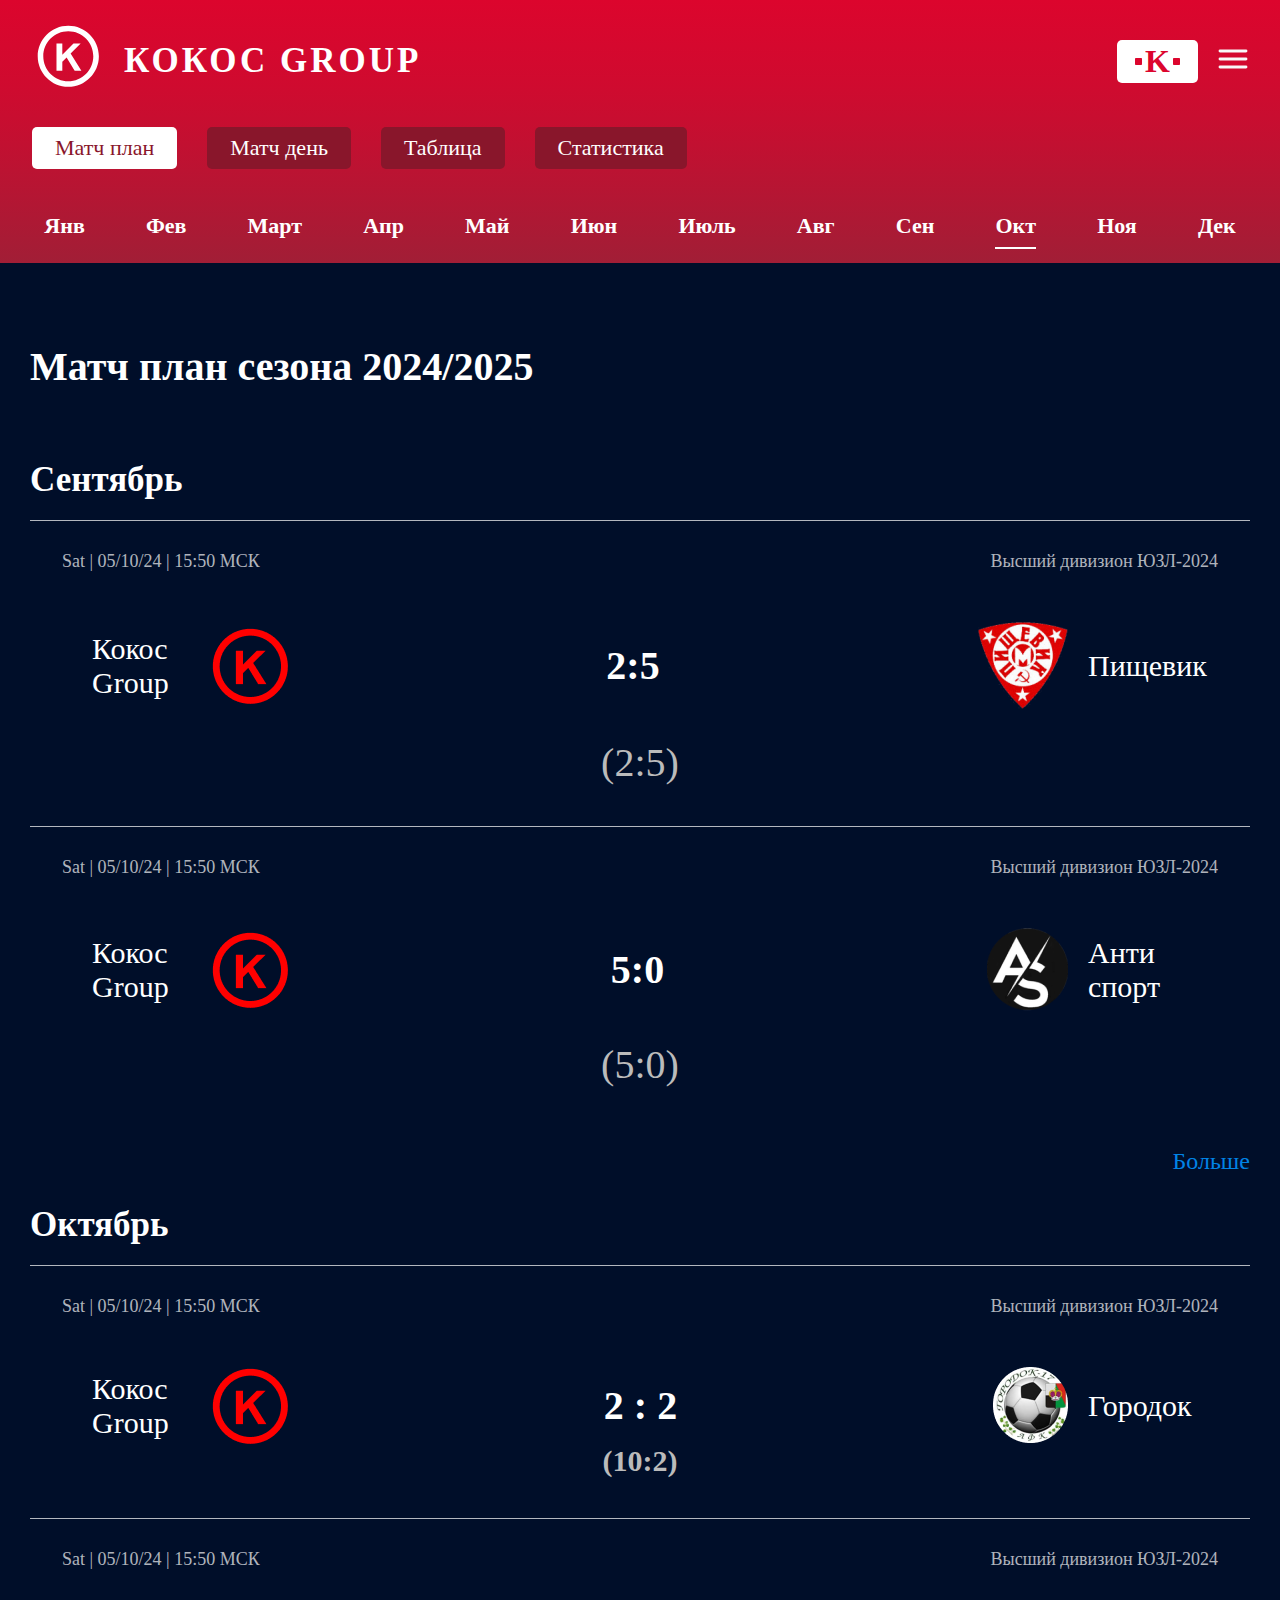
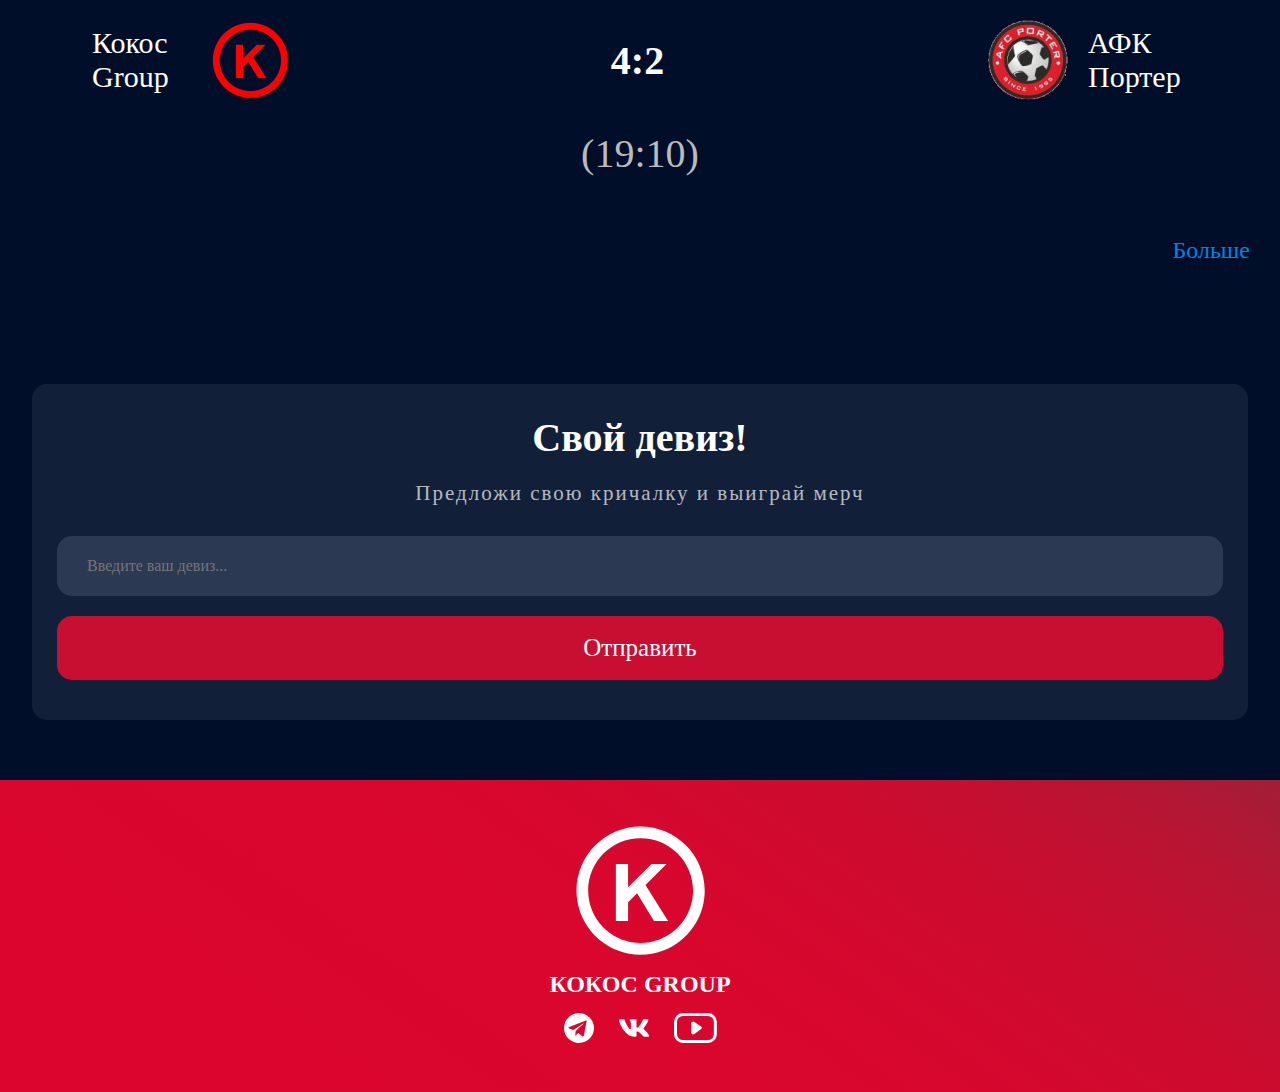
<file: matchs_page.html>
<!DOCTYPE html>
<html lang="en">
	<head>
		<meta charset="UTF-8" />
		<meta name="viewport" content="width=device-width, initial-scale=1.0" />
		<link rel="stylesheet" href="./сss/matches_page.css" />
		<link rel="icon" href="img/кокос.png" type="image/x-icon" /> <!-- Добавляем фавиконку -->
		<title>Матчи</title>
	</head>
	<body>
		<header class="header_page">
			<div class="header_container">
				<a class="logo_link" href="index.html">
					<img class="logo" src="./svg/logo.svg" alt="логотип КОКОС GROUP" />

					<h1 class="logo_title">Кокос group</h1>
				</a>

				<div class="btn_header_container">
					<a class="company_btn_link" href="https://kokocgroup.ru/" target="_blank">
						<button class="company_btn">
							<img src="./svg/Rectangle_company.svg" width="7" height="7" />
							<span class="company_btn_text">K</span>
							<img src="./svg/Rectangle_company.svg" width="7" height="7" />
						</button>
					</a>

					<button class="burger_btn" type="button">
						<img class="burger" src="./svg/burger.svg" alt="burger menu" />
					</button>
				</div>
			</div>
			<ul class="header_navigation_list">
				<li class="header_navigation_item_all">
					<a class="header_navigation_link_all" href="#">Матч план</a>
				</li>
				<li class="header_navigation_item">
					<a class="header_navigation_link" href="#">Матч день</a>
				</li>
				<li class="header_navigation_item">
					<a class="header_navigation_link" href="#">Таблица</a>
				</li>
				<li class="header_navigation_item">
					<a class="header_navigation_link" href="#">Статистика</a>
				</li>
			</ul>
			<ul class="months_list">
				<li class="months_item"><a href="#" class="months_link">Янв</a></li>
				<li class="months_item"><a href="#" class="months_link">Фев</a></li>
				<li class="months_item"><a href="#" class="months_link">Март</a></li>
				<li class="months_item"><a href="#" class="months_link">Апр</a></li>
				<li class="months_item"><a href="#" class="months_link">Май</a></li>
				<li class="months_item"><a href="#" class="months_link">Июн</a></li>
				<li class="months_item"><a href="#" class="months_link">Июль</a></li>
				<li class="months_item"><a href="#" class="months_link">Авг</a></li>
				<li class="months_item"><a href="#" class="months_link">Сен</a></li>
				<li class="months_item_oct"><a href="#" class="months_link_oct">Окт</a></li>
				<li class="months_item"><a href="#" class="months_link">Ноя</a></li>
				<li class="months_item"><a href="#" class="months_link">Дек</a></li>
			</ul>
		</header>

		<main class="main-content">
			<h1 class="matches_page_title">Матч план сезона 2024/2025</h1>

			<section class="month">
				<h2 class="month_title">Сентябрь</h2>
				<a class="match_live_btn" href="https://t.me/fc_kokocgroup_bot?start=6 ">
					<div class="match">
						<div class="match-info">
							<span class="match_text">Sat | 05/10/24 | 15:50 МСК</span>
							<span class="match_text">Высший дивизион ЮЗЛ-2024</span>
						</div>
						<div class="teams">
							<div class="team_container">
								<span class="match_team">Кокос Group</span>
								<img src="./img/кокос.png" />
							</div>
							<span class="match_score">2:5</span>
							<div class="team_container">
								<img src="./img/пищевик.png" />
								<span class="match_team">Пищевик</span>
							</div>
						</div>
						<span class="time">(2:5)</span>
					</div>
				</a>
				
				<a class="match_live_btn" href="https://t.me/fc_kokocgroup_bot?start=5  ">
					<div class="match">
						<div class="match-info">
							<span class="match_text">Sat | 05/10/24 | 15:50 МСК</span>
							<span class="match_text">Высший дивизион ЮЗЛ-2024</span>
						</div>
						<div class="teams">
							<div class="team_container">
								<span class="match_team">Кокос Group</span>
								<img src="./img/кокос.png" />
							</div>
							<span class="match_score">5:0</span>
							<div class="team_container">
								<img src="./img/антиспорт.png" />
								<span class="match_team">Анти спорт</span>
							</div>
						</div>
						<span class="time">(5:0)</span>
					</div>
				</a>
				
				<a class="more_btn_link" href="https://t.me/fc_kokocgroup_bot?start=gallery">
					<button class="more_btn">Больше</button>
				</a>
			</section>

			<section class="month">
				<h2 class="month_title">Октябрь</h2>
				<a class="match_live_btn" href="https://t.me/fc_kokocgroup_bot?start=7 ">
					<div class="match">
						<div class="match-info">
							<span class="match_text">Sat | 05/10/24 | 15:50 МСК</span>
							<span class="match_text">Высший дивизион ЮЗЛ-2024</span>
						</div>
						<div class="teams">
							<div class="team_container">
								<span class="match_team">Кокос Group</span>
								<img src="./img/кокос.png" />
							</div>
							<span class="match_score">2 : 2</span>
							<div class="team_container">
								<img src="./img/городок.png" />
								<span class="match_team">Городок</span>
							</div>
						</div>
						<span class="time_next_match">(10:2)</span>
					</div>
				</a>

				<a class="match_live_btn" href="https://t.me/fc_kokocgroup_bot?start=4">
					<div class="match">
						<div class="match-info">
							<span class="match_text">Sat | 05/10/24 | 15:50 МСК</span>
							<span class="match_text">Высший дивизион ЮЗЛ-2024</span>
						</div>
						<div class="teams">
							<div class="team_container">
								<span class="match_team">Кокос Group</span>
								<img src="./img/кокос.png" />
							</div>
							<span class="match_score">4:2</span>
							<div class="team_container">
								<img src="./img/портер.png" />
								<span class="match_team">АФК Портер</span>
							</div>
						</div>
						<span class="time">(19:10)</span>
					</div>
				</a>
				
				<a class="more_btn_link" href="https://t.me/fc_kokocgroup_bot?start=gallery">
					<button class="more_btn">Больше</button>
				</a>
			</section>
		</main>

		<form class="motto_section">
			<h2 class="section_title">Свой девиз!</h2>
			<p class="motto_section_text">Предложи свою кричалку и выиграй мерч</p>
			<label>
				<input
					class="motto_email_box"
					type="email"
					placeholder="Введите ваш девиз..."
				/>
				<button class="motto_section_btn" type="button">Отправить</button>
			</label>
		</form>

		<footer class="footer_page">
			<div class="logo_footer_container">
				<img class="logo_footer" src="./svg/logo.svg" />
				<h2 class="logo_title_footer">Кокос group</h2>
			</div>
			<ul class="contacts_list">
				<li class="contact_item">
					<a class="contact_link" href="https://t.me/fckokocgroup">
						<img class="contact_icon" src="./svg/telegram.svg" />
						<span class="visually-hidden">Telegram</span>
					</a>
				</li>
				<li class="contact_item">
					<a class="contact_link" href="https://vk.com/kokocgroup_ru">
						<img class="contact_icon" src="./svg/akar-icons_vk-fill.svg" />
						<span class="visually-hidden">VK</span>
					</a>
				</li>
				<li class="contact_item">
					<a class="contact_link" href="https://www.youtube.com/@TVKokoc">
						<img class="contact_icon" src="./svg/youtube.svg" />
						<span class="visually-hidden">Youtube</span>
					</a>
				</li>
			</ul>
		</footer>
	</body>
</html>
</file>
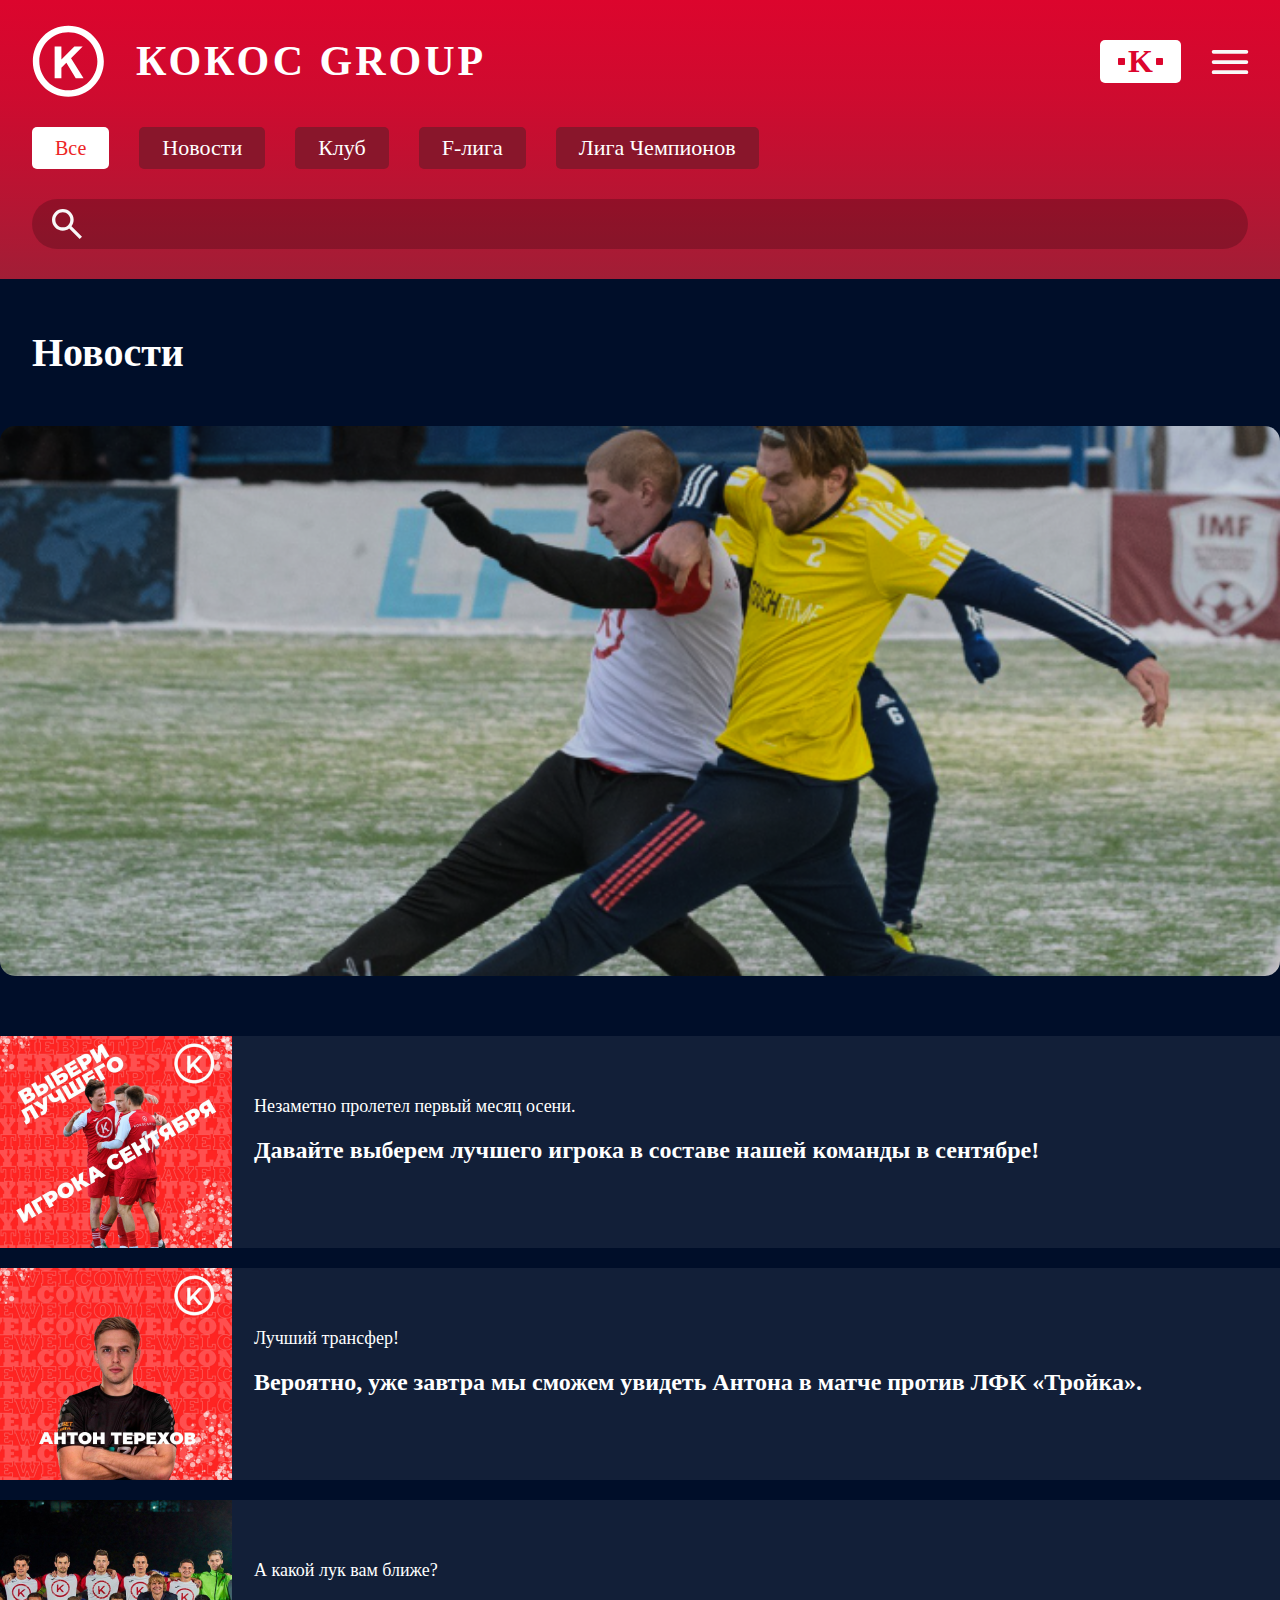
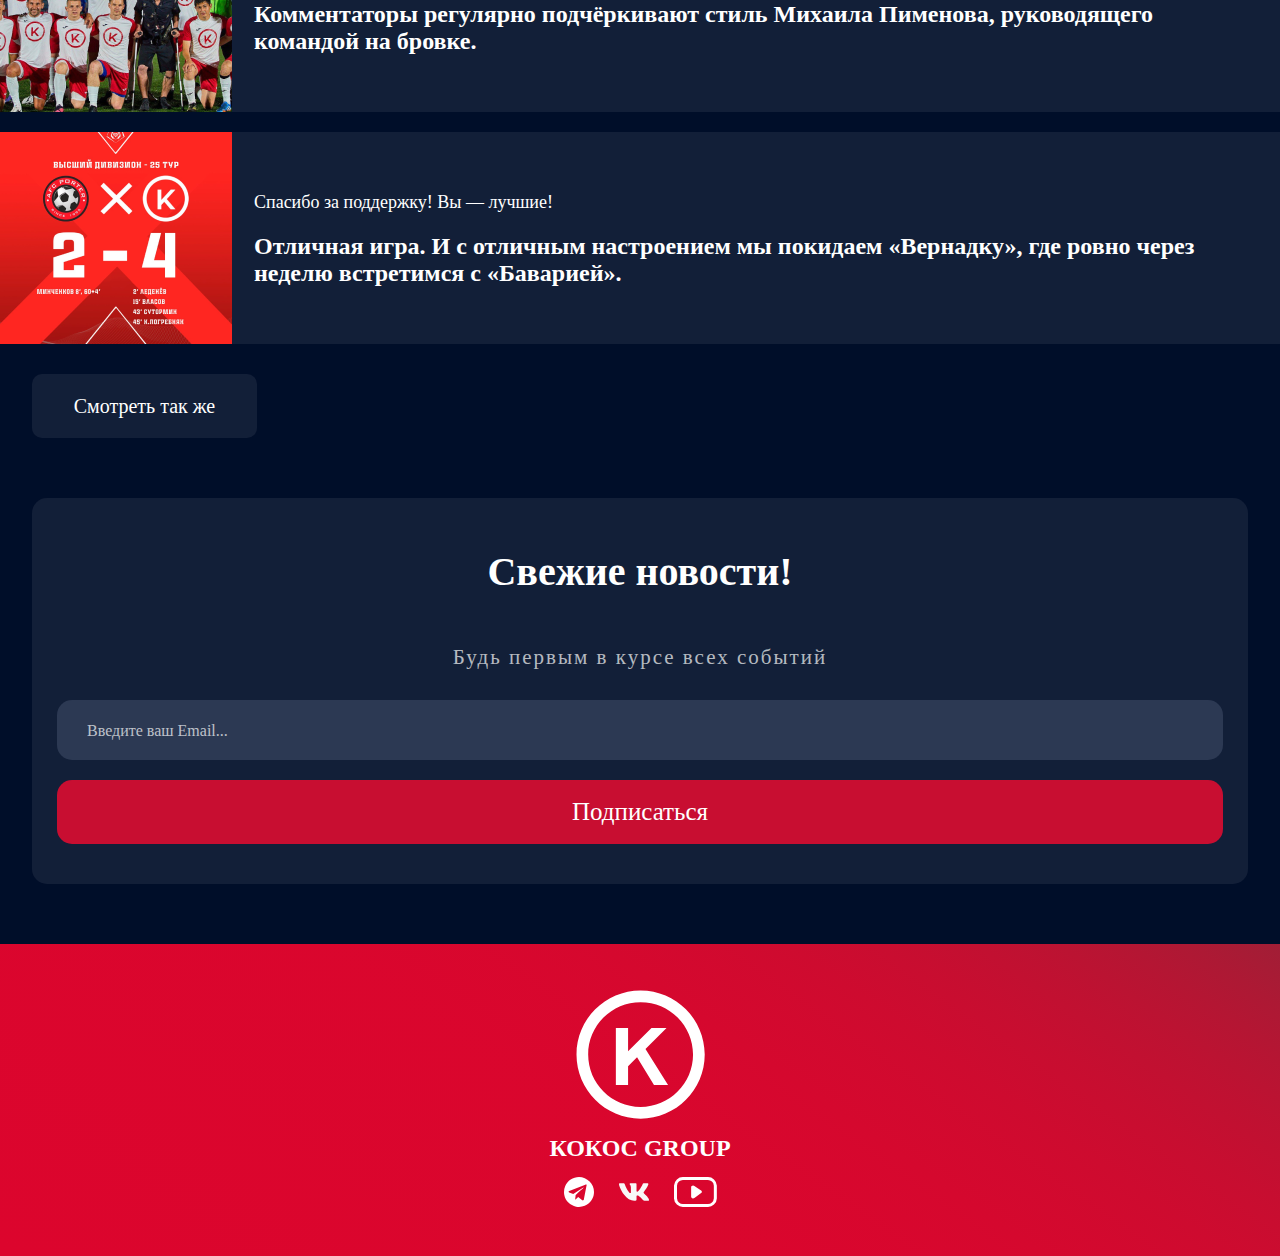
<file: news_page.html>
<!DOCTYPE html>
<html lang="en">
	<head>
		<meta charset="UTF-8" />
		<meta name="viewport" content="width=device-width, initial-scale=1.0" />
		<link rel="stylesheet" href="./сss/news_page.css" />
		<link rel="icon" href="img/кокос.png" type="image/x-icon" /> <!-- Добавляем фавиконку -->
		<title>Новости</title>
	</head>
	<body>
		<header class="header_page">
			<div class="header_container">
				<a class="logo_link" href="index.html">
					<img class="logo" src="./svg/logo.svg" alt="логотип КОКОС GROUP" />

					<h1 class="logo_title">Кокос group</h1>
				</a>

				<div class="btn_header_container">
					<a class="company_btn_link" href="https://kokocgroup.ru/" target="_blank">
						<button class="company_btn">
							<img src="./svg/Rectangle_company.svg" width="7" height="7" />
							<span class="company_btn_text">K</span>
							<img src="./svg/Rectangle_company.svg" width="7" height="7" />
						</button>
					</a>

					<button class="burger_btn">
						<img class="burger" src="./svg/burger.svg" alt="burger menu" />
					</button>
				</div>
			</div>
			<ul class="header_navigation_list">
				<li class="news_section_navigation_item_all">
					<a class="news_section_navigation_link_all" href="#">Все</a>
				</li>
				<li class="header_navigation_item">
					<a class="header_navigation_link" href="#">Новости</a>
				</li>
				<li class="header_navigation_item">
					<a class="header_navigation_link" href="#">Клуб</a>
				</li>
				<li class="header_navigation_item">
					<a class="header_navigation_link" href="#">F-лига</a>
				</li>
				<li class="header_navigation_item">
					<a class="header_navigation_link" href="#">Лига Чемпионов</a>
				</li>
			</ul>
			<input class="search_box_header" type="text" />
		</header>
		<main>
			<section class="news_section">
				<h2 class="section_title">Новости</h2>
				<div class="bg_img_news_section"></div>
				<ul class="news_section_list">
					<li class="news_section_item">
						<a class="news_section_link" href="#">
							<img class="news_section_img" src="./img/new1.png" />
							<div class="description_container">
								<p class="description_text">
									Незаметно пролетел первый месяц осени.
								</p>
								<h3 class="description_title">
									Давайте выберем лучшего игрока в составе нашей команды в
									сентябре!
								</h3>
							</div>
						</a>
					</li>
					<li class="news_section_item">
						<a class="news_section_link" href="#">
							<img class="news_section_img" src="./img/new2.png" />
							<div class="description_container">
								<p class="description_text">Лучший трансфер!</p>
								<h3 class="description_title">
									Вероятно, уже завтра мы сможем увидеть Антона в матче против
									ЛФК «Тройка».
								</h3>
							</div>
						</a>
					</li>
					<li class="news_section_item">
						<a class="news_section_link" href="#">
							<img class="news_section_img" src="./img/new3.png" />
							<div class="description_container">
								<p class="description_text">А какой лук вам ближе?</p>
								<h3 class="description_title">
									Комментаторы регулярно подчёркивают стиль Михаила Пименова,
									руководящего командой на бровке.
								</h3>
							</div>
						</a>
					</li>
					<li class="news_section_item">
						<a class="news_section_link" href="#">
							<img class="news_section_img" src="./img/new4.png" />
							<div class="description_container">
								<p class="description_text">
									Спасибо за поддержку! Вы — лучшие!
								</p>
								<h3 class="description_title">
									Отличная игра. И с отличным настроением мы покидаем
									«Вернадку», где ровно через неделю встретимся с «Баварией».
								</h3>
							</div>
						</a>
					</li>
				</ul>
				<a class="news_section_btn_link" href="https://t.me/fckokocgroup">
					<button class="news_section_btn" type="button">
						Смотреть так же
					</button>
				</a>
			</section>

			<form class="newsletter_section" method="POST" action="send_email.php">
				<h2 class="section_title">Свежие новости!</h2>
				<p class="newsletter_section_text">Будь первым в курсе всех событий</p>
				<label>
					<input class="newsletter_email_box" type="email" placeholder="Введите ваш Email..." name="email" required />
					<button class="newsletter_section_btn" type="submit">Подписаться</button>
				</label>
			</form>
		</main>
		<footer class="footer_page">
			<div class="logo_footer_container">
				<img class="logo_footer" src="./svg/logo.svg" />
				<h2 class="logo_title_footer">Кокос group</h2>
			</div>
			<ul class="contacts_list">
				<li class="contact_item">
					<a class="contact_link" href="https://t.me/fckokocgroup">
						<img class="contact_icon" src="./svg/telegram.svg" />
						<span class="visually-hidden">Telegram</span>
					</a>
				</li>
				<li class="contact_item">
					<a class="contact_link" href="https://vk.com/kokocgroup_ru">
						<img class="contact_icon" src="./svg/akar-icons_vk-fill.svg" />
						<span class="visually-hidden">VK</span>
					</a>
				</li>
				<li class="contact_item">
					<a class="contact_link" href="https://www.youtube.com/@TVKokoc">
						<img class="contact_icon" src="./svg/youtube.svg" />
						<span class="visually-hidden">Youtube</span>
					</a>
				</li>
			</ul>
		</footer>
	</body>
</html>
</file>
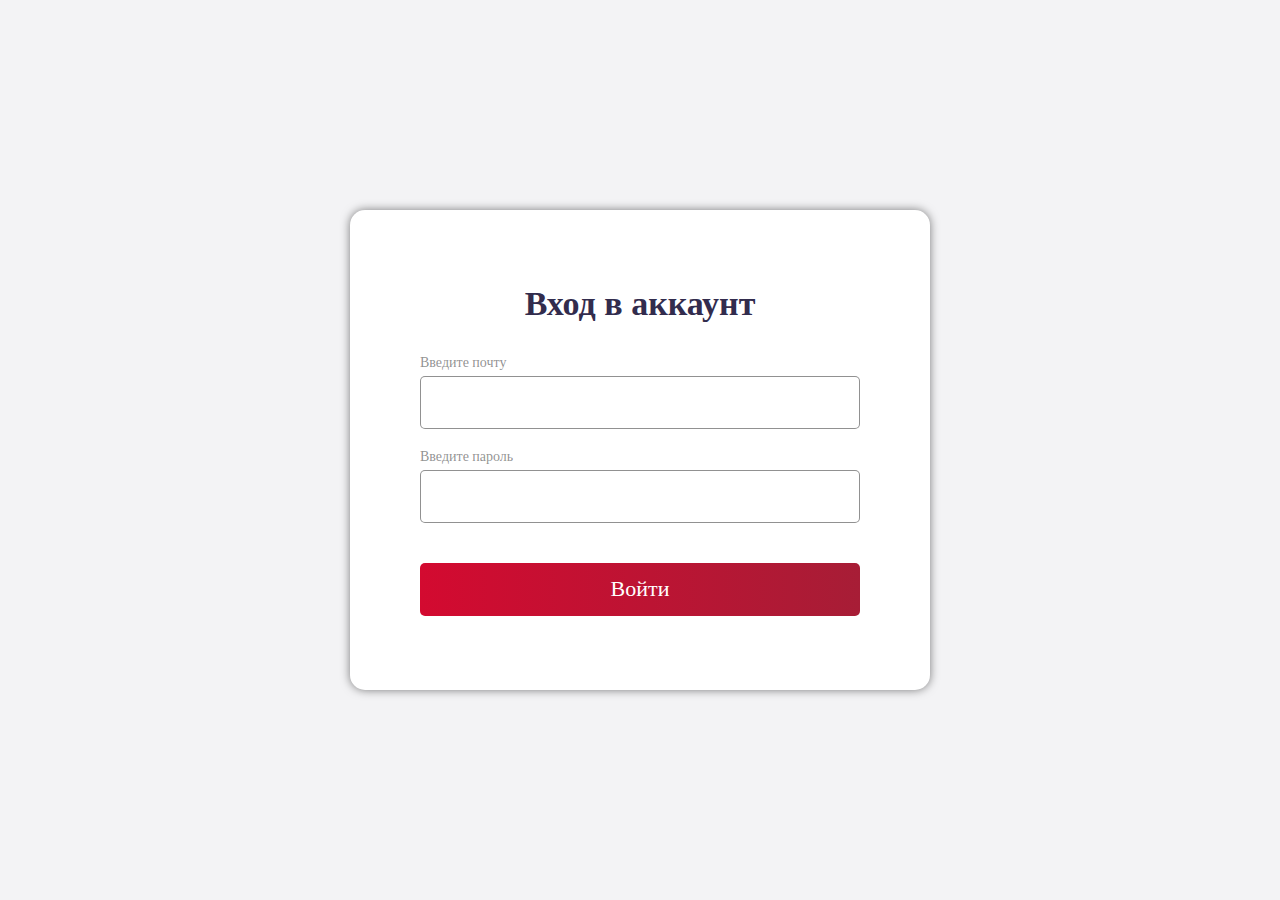
<file: register_page.html>
<!DOCTYPE html>
<html lang="en">
	<head>
		<meta charset="UTF-8" />
		<meta name="viewport" content="width=device-width, initial-scale=1.0" />
		<link rel="stylesheet" href="./сss/register_page.css" />
		<title>Регистрация</title>
	</head>
	<body>
		<div>
			<h1>Вход в аккаунт</h1>
			<label>
				<span>Введите почту</span>
				<input type="email" />
			</label>
			<label>
				<span class="password_span">Введите пароль</span>
				<input type="password" />
			</label>

			<a href="index.html">
				<button type="submit">Войти</button>
			</a>
		</div>
	</body>
</html>
</file>
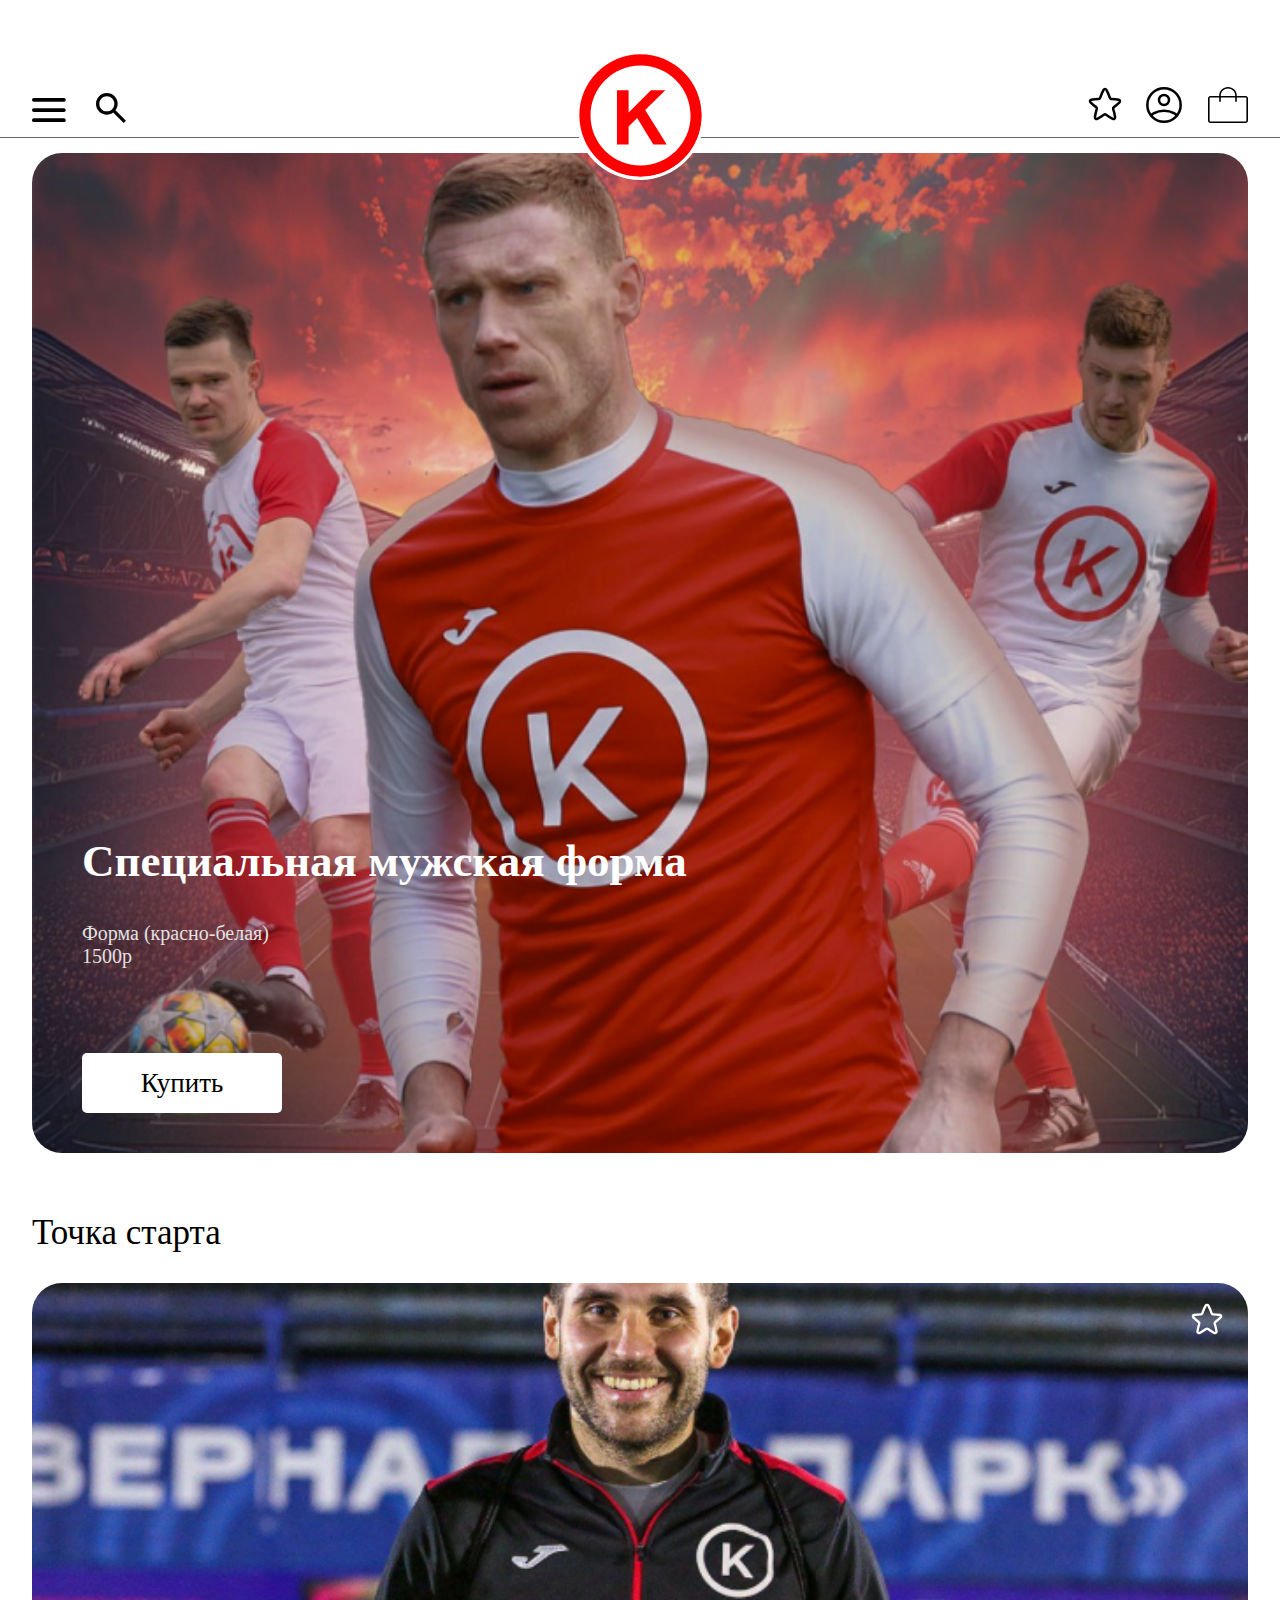
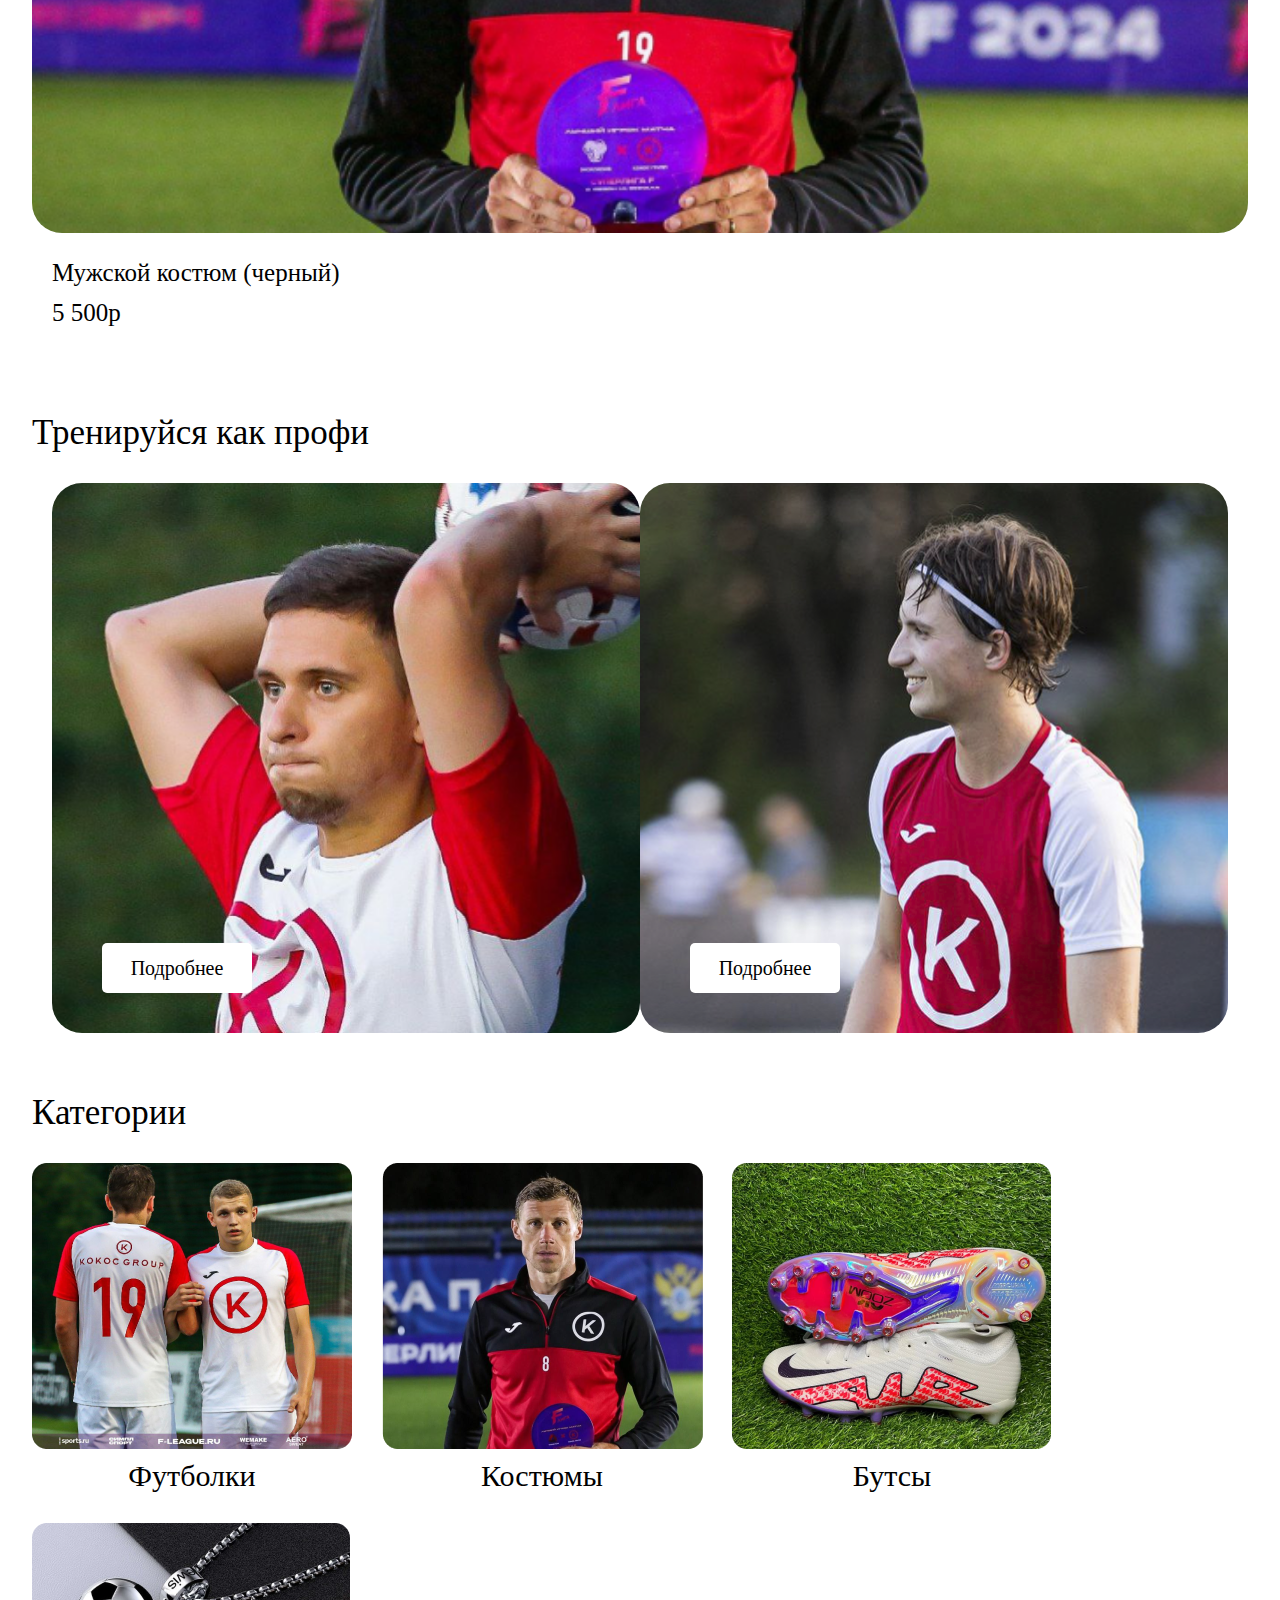
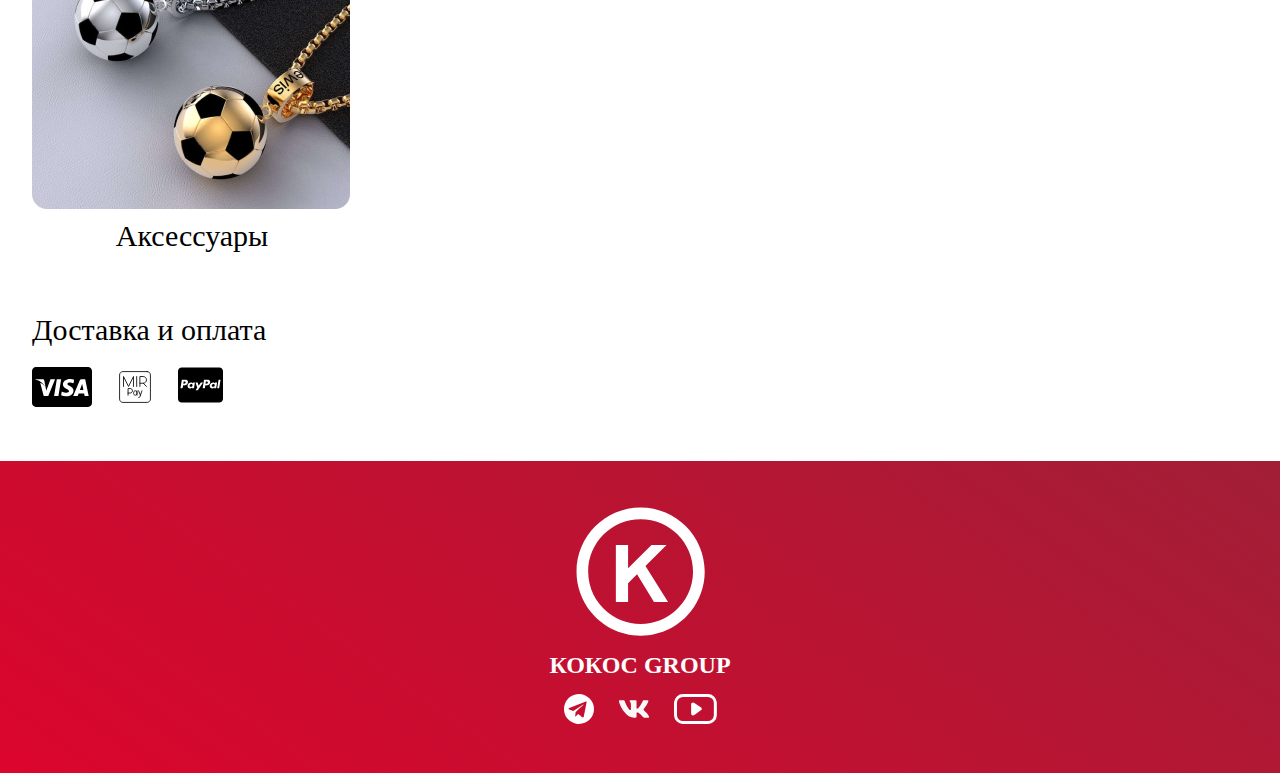
<file: shop_page.html>
<!DOCTYPE html>
<html lang="en">
	<head>
		<meta charset="UTF-8" />
		<meta name="viewport" content="width=device-width, initial-scale=1.0" />
		<link rel="stylesheet" href="./сss/shop_page.css" />
		<link rel="icon" href="img/кокос.png" type="image/x-icon" /> <!-- Добавляем фавиконку -->
		<title>Магазин</title>
	</head>
	<body>
		<header class="header_page">
			<div class="btn_header_container">
				<button class="burger_btn" type="button">
					<img class="btn_img" src="./svg/burger_black.svg" />
				</button>

				<button class="search_btn" type="button">
					<img class="btn_img" src="./svg/search_black.svg" />
				</button>
			</div>

			<img class="logo_header" src="./svg/red_logo.svg" />

			<ul class="header_list">
				<li class="header_item">
					<a class="header_link" href="#">
						<img class="header_list_img" src="./svg/star.svg" />
					</a>
				</li>
				<li class="header_ item">
					<a class="header_link" href="#">
						<img class="header_list_img" src="./svg/profil.svg" />
					</a>
				</li>
				<li class="header_ item">
					<a class="header_link" href="#">
						<img class="header_list_img" src="./svg/shop_black.svg" />
					</a>
				</li>
			</ul>
		</header>

		
		<main class="main_page">
			<section class="special_form_section">
				<h2 class="special_form_title">Специальная мужская форма</h2>
				<p class="start_Tshirt_item_description">
					Форма (красно-белая)<br />1500р
				</p>
				<a class="special_form_btn_link" href="#">
					<button class="special_form_btn" type="button">Купить</button>
				</a>
			</section>

			<section class="start_point_section">
				<h2 class="section_title">Точка старта</h2>
				<div class="start_point_item">
					<a class="start_point_item_link">
						<div class="start_point_item_bg">
							<label class="label_favorite_icon">
								<input class="start_point_favorite_icon" type="checkbox" />
								<div class="span_favorite_icon"></div>
							</label>
						</div>
						<p class="start_point_item_description">
							Мужской костюм (черный)<br />5 500р
						</p>
					</a>
				</div>
			</section>

			<section class="train_section">
				<h2 class="section_title">Тренируйся как профи</h2>
				<div class="train_section_wrapper">
					<div class="train_section_container">
						<a class="train_section_link" href="#">
							<button class="train_section_btn" type="button">Подробнее</button>
						</a>
					</div>
					<div class="train_section_container_right">
						<a class="train_section_link" href="#">
							<button class="train_section_btn" type="button">Подробнее</button>
						</a>
					</div>
				</div>
			</section>

			<section class="category_section">
				<h2 class="section_title">Категории</h2>
				<div class="category_container">
					<a class="category_item_link" href="#">
						<article class="category_item">
							<div class="category_img">
								<img src="./img/photo_2024-10-11 14.01.00.png" />
							</div>
							<p class="category_description">Футболки</p>
						</article>
					</a>
					<a class="category_item_link" href="#">
						<article class="category_item">
							<div class="category_img">
								<img src="./img/Mask group.png" />
							</div>
							<p class="category_description">Костюмы</p>
						</article>
					</a>
					<a class="category_item_link" href="#">
						<article class="category_item">
							<div class="category_img">
								<img src="./img/Бутсы от Главного Футбольного Магазина.png" />
							</div>
							<p class="category_description">Бутсы</p>
						</article>
					</a>
					<a class="category_item_link" href="#"
						><article class="category_item">
							<div class="category_img">
								<img src="./img/Football Pendant Necklace Men.png" />
							</div>
							<p class="category_description">Аксессуары</p>
						</article></a
					>
				</div>
			</section>

			<section class="delivery_section">
				<h2 class="deliver_title">Доставка и оплата</h2>
				<ul class="delivery_list">
					<a class="delivery_link" href="#">
						<li class="delivery_item">
							<img src="./svg/fontisto_visa.svg" />
						</li>
					</a>
					<a class="delivery_link" href="#">
						<li class="delivery_item">
							<img src="./svg/arcticons_mir-pay.svg" />
						</li>
					</a>
					<a class="delivery_link" href="#">
						<li class="delivery_item">
							<img src="./svg/Vector.svg" />
						</li>
					</a>
				</ul>
			</section>
		</main>
		<footer class="footer_page">
			<div class="logo_footer_container">
				<img class="logo_footer" src="./svg/logo.svg" />
				<h2 class="logo_title_footer">Кокос group</h2>
			</div>
			<ul class="contacts_list">
				<li class="contact_item">
					<a class="contact_link" href="https://t.me/fckokocgroup">
						<img class="contact_icon" src="./svg/telegram.svg" />
						<span class="visually-hidden">Telegram</span>
					</a>
				</li>
				<li class="contact_item">
					<a class="contact_link" href="https://vk.com/kokocgroup_ru">
						<img class="contact_icon" src="./svg/akar-icons_vk-fill.svg" />
						<span class="visually-hidden">VK</span>
					</a>
				</li>
				<li class="contact_item">
					<a class="contact_link" href="https://www.youtube.com/@TVKokoc">
						<img class="contact_icon" src="./svg/youtube.svg" />
						<span class="visually-hidden">Youtube</span>
					</a>
				</li>
			</ul>
		</footer>
	</body>
</html>
</file>
<file: сss/index.css>
@font-face {
	font-family: 'Museo Sans Cyrl';
	src: local('Museo Sans Cyrl'),
		url('https://db.onlinewebfonts.com/t/8954f2b56c8e8ad57b0763ea6ee0aa29.woff2')
			format('woff2'),
		url('https://db.onlinewebfonts.com/t/8954f2b56c8e8ad57b0763ea6ee0aa29.woff')
			format('woff'),
		url('https://db.onlinewebfonts.com/t/8954f2b56c8e8ad57b0763ea6ee0aa29.ttf')
			format('truetype');
	font-weight: 100;
	font-style: normal;
}

@font-face {
	font-family: 'Museo Sans Cyrl';
	src: local('Museo Sans Cyrl'),
		url('https://db.onlinewebfonts.com/t/63105376024a2fbc44ff039a073cb853.woff2')
			format('woff2'),
		url('https://db.onlinewebfonts.com/t/63105376024a2fbc44ff039a073cb853.woff')
			format('woff'),
		url('https://db.onlinewebfonts.com/t/63105376024a2fbc44ff039a073cb853.ttf')
			format('truetype');
	font-weight: 300;
	font-style: normal;
}

@font-face {
	font-family: 'Museo Sans Cyrl';
	src: local('Museo Sans Cyrl'),
		url('https://db.onlinewebfonts.com/t/fb1bea81a02964993fa20fa8c7c13ea4.woff2')
			format('woff2'),
		url('https://db.onlinewebfonts.com/t/fb1bea81a02964993fa20fa8c7c13ea4.woff')
			format('woff'),
		url('https://db.onlinewebfonts.com/t/fb1bea81a02964993fa20fa8c7c13ea4.ttf')
			format('truetype');
	font-weight: 500;
	font-style: normal;
}

@font-face {
	font-family: 'Museo Sans Cyrl';
	src: local('Museo Sans Cyrl'),
		url('https://db.onlinewebfonts.com/t/bada443c83e47661b69f8a08a19e0af3.woff2')
			format('woff2'),
		url('https://db.onlinewebfonts.com/t/bada443c83e47661b69f8a08a19e0af3.woff')
			format('woff'),
		url('https://db.onlinewebfonts.com/t/bada443c83e47661b69f8a08a19e0af3.ttf')
			format('truetype');
	font-weight: 700;
	font-style: normal;
}

@font-face {
	font-family: 'Museo Sans Cyrl';
	src: local('Museo Sans Cyrl'),
		url('https://db.onlinewebfonts.com/t/2f1f3feea7d6b09afda02d8a4b54dea1.woff2')
			format('woff2'),
		url('https://db.onlinewebfonts.com/t/2f1f3feea7d6b09afda02d8a4b54dea1.woff')
			format('woff'),
		url('https://db.onlinewebfonts.com/t/2f1f3feea7d6b09afda02d8a4b54dea1.ttf')
			format('truetype');
	font-weight: 900;
	font-style: normal;
}

* {
	font-family: 'Museo Sans Cyrl';
	margin: 0;
	padding: 0;
	box-sizing: border-box;
}

body {
	background-color: #000e29;
	max-width: 1920px;
}

.header_page {
	padding: 25px 32px 45px;
	color: #fff;
	text-align: center;
	background: linear-gradient(#dc052d, 60%, #a11e36);
	clip-path: polygon(0 0, 100% 0, 100% 90%, 50% 100%, 0 90%);
	position: relative;
	z-index: 1;
}

.header_container {
	margin-bottom: 30px;
	display: flex;
	justify-content: space-between;
	align-items: center;
	width: 100%;
}

.logo_link {
	display: flex;
	align-items: center;
	text-decoration: none;
}

.logo {
	width: 72px;
	padding-bottom: 10px;
	height: 72px;
}

.logo_title {
	font-size: 35px;
	font-weight: 900;
	letter-spacing: 3px;
	text-transform: uppercase;
	padding-left: 20px;
	color: #fff;
}

.btn_header_container {
	display: flex;
	gap: 20px;
	align-items: center;
}

.company_btn {
	background-color: transparent;
	border: none;
	color: #fff;
	font-size: 20px;
	display: flex;
	align-items: center;
}

.company_btn {
	display: flex;
	gap: 3px;
	align-items: center;
	justify-content: center;
	height: 43px;
	width: 81px;
	border-radius: 5px;
	border: none;
	background-color: #fff;
}

.company_btn_text {
	font-size: 32px;
	color: #dc052d;
	font-weight: 700;
}

.company_btn_link {
	text-decoration: none;
}

.login_link {
	text-decoration: none;
}

.login_btn {
	height: 43px;
	width: 100px;
	border-radius: 5px;
	border: none;
	background-color: #fff;
	font-size: 20px;
	color: #dc052d;
	font-weight: 500;
}

.search_box_header {
	width: 100%;
	height: 50px;
	margin-bottom: 50px;
	margin-top: 20px;
	border-radius: 50px;
	border: none;
	background-color: rgba(0, 0, 0, 0.2);
	background-image: url(../svg/search.svg);
	background-repeat: no-repeat;
	background-size: 30px;
	background-position: 20px center;
	padding-left: 60px; /* Отступ для текста, чтобы не пересекался с иконкой */
	font-size: 16px; /* Увеличен размер шрифта */
	color: white; /* Цвет текста */
	outline: none; /* Убирает стандартную синюю обводку при фокусе */
}

.search_box_header::placeholder {
	color: rgba(255, 255, 255, 0.6); /* Цвет для placeholder */
}

.sections_list {
	list-style-type: none;
	display: flex;
	flex-wrap: wrap;
	justify-content: center;
	gap: 44px;
}

.section_item {
	display: flex;
	align-items: flex-end;
	width: 149px;
	height: 140px;
	text-align: center;
	list-style: none;
}

.section_link {
	width: 100%;
	text-decoration: none;
	text-align: center;
	vertical-align: bottom;
}

#modal-toggle {
	display: none;
}

.open-modal-btn {
	list-style-type: none;
}

.modal {
	position: fixed;
	top: 50%;
	left: 50%;
	transform: translate(-50%, -50%);
	width: 538px;
	height: 744px;
	padding: 20px;
	border-radius: 15px;
	background: #131313;
	background-image: url(../img/gradient.png);
	background-repeat: no-repeat;
	background-position: -150px;
	box-shadow: 0 0 10px rgba(red, 0, 0, 0.5);
	display: none;
	z-index: 2;
}

.close-btn {
	position: absolute;
	top: 20px;
	right: 20px;
	cursor: pointer;
}

.overlay {
	position: fixed;
	top: 0;
	left: 0;
	width: 100%;
	height: 100%;
	background-color: rgba(0, 0, 0, 0.7);
	display: none;
	z-index: 1;
}

#modal-toggle:checked ~ .overlay {
	display: block;
}

#modal-toggle:checked ~ .modal {
	display: block;
}

.section_title {
	margin-top: 10px;
	font-size: 18px;
	font-weight: 700;
	color: #fff;
	display: block;
}

.main_page {
	position: relative;
	top: -61px;
	z-index: 0;
}

.news_container {
	display: flex;
	flex-wrap: wrap;
	gap: 3px;
}

.news_article {
	width: 100%;
	height: 703px;
	padding: 30px 40px;
	display: flex;
	align-items: end;
	position: relative;
}

.news_article::before {
	content: '';
	display: block;
	position: absolute;
	width: 100%;
	height: 100%;
	left: 0;
	top: 0;
	background-color: #000;
	opacity: 0.2;
	z-index: 0;
}

.first {
	background-image: url(../img/first_new.png);
	background-size: cover;
	background-repeat: no-repeat;
	background-position: bottom bottom;
}
.second {
	background-image: url(../img/second_new.png);
	background-size: cover;
	background-repeat: no-repeat;
}
.third {
	background-image: url(../img/third_new.png);
	background-size: cover;
	background-repeat: no-repeat;
	background-position: bottom bottom;
}

.news_link {
	text-decoration: none;
	z-index: 1;
}

.news_text {
	color: #fff;
	font-weight: 700;
	font-size: 24px;
}

.news_title {
	font-weight: 700;
	font-size: 30px;
	margin-top: 10px;
	color: #fff;
}

.matches_section {
	height: 220px;
	display: flex;
	gap: 112px;
	align-items: center;
	justify-content: space-between; /* Равномерно распределяем элементы */
	overflow-x: hidden;
	background-color: #121f38;
	padding: 32px 60px; /* Добавляем отступы по бокам */
	scroll-snap-type: x mandatory;
}

.past_matches_container {
	display: flex;
}

.match_link {
	text-decoration: none;
}

.past_match {
	width: 190px;
	text-align: center;
}

.teams {
	display: flex;
	gap: 10px;
	justify-content: center;
	margin-bottom: 12px;
}

.logo_team {
	width: 75px;
	height: 75px;
}
.match_score {
	margin-top: 15px;
	font-size: 24px;
	font-weight: 700;
	color: #fff;
}

.next_match {
	text-align: center;
	width: 220px;
	scroll-snap-align: center;
}

.teams_next_match {
	display: flex;
	justify-content: center;
	gap: 20px;
	margin-bottom: 15px;
}

.logo_team_next_match {
	width: 85px;
}

.date_next_match {
	font-size: 24px;
	font-weight: 700;
	color: red;
}

.upcoming_match {
	width: 190px;
	text-align: center;
}

.time_upcoming_match {
	margin-top: 15px;
	font-size: 24px;
	font-weight: 700;
	color: #fff;
}

.news_section {
	width: 100%;
	margin-top: 40px;
	padding: 0 32px;
}

.section_title {
	font-size: 36px;
	font-weight: 700;
	color: #fff;
}

.news_section_navigation_list {
	list-style-type: none;
	display: flex;
	gap: 30px;
	overflow-x: scroll;
	scrollbar-width: none;
	margin: 20px 0;
}

.news_section_navigation_item {
	height: 42px;
	background: #121f38;
	border-radius: 5px;
	display: flex;
	justify-content: center;
	align-items: center;
}

.news_section_navigation_item_all {
	height: 42px;
	background: #ffffff;
	border-radius: 5px;
	display: flex;
	justify-content: center;
	align-items: center;
}

.news_section_navigation_link {
	text-decoration: none;
	font-size: 20px;
	font-weight: 500;
	color: #fff;
	padding: 0 23px;
	white-space: nowrap;
}
.news_section_navigation_link_all {
	text-decoration: none;
	font-size: 20px;
	font-weight: 500;
	color: #ed2626;
	padding: 0 23px;
	white-space: nowrap;
}

.news_section_list {
	width: 100%;
	list-style-type: none;
	display: flex;
	flex-wrap: wrap;
	gap: 20px;
}

.news_section_item {
	background-color: #121f38;
	width: 100%;
	min-height: 212px;
}

.news_section_link {
	text-decoration: none;
	color: #fff;
	display: flex;
}

.news_section_img {
	object-fit: cover;
}

.description_container {
	padding: 60px 22px 20px;
}

.description_text {
	font-size: 22px;
	font-weight: 500;
	margin-top: 40px; /* Добавлено свойство для сдвига вниз */
}

.description_title {
	font-size: 22px;
	font-weight: 700;
	padding-top: 50px;
}

.news_section_btn_link {
	text-decoration: none;
}

.news_section_btn {
	font-size: 20px;
	font-weight: 500;
	color: #fff;
	border: none;
	border-radius: 10px;
	background-color: #121f38;
	height: 64px;
	width: 225px;
	margin-top: 30px;
}

.tv_section {
	padding: 0 32px;
	margin: 40px 0;
}

.navigation_tv_section {
	display: flex;
	justify-content: space-between;
	align-items: end;
	margin-bottom: 20px;
}

.show_more_link_tv_section {
	text-decoration: none;
	font-size: 24px;
	font-weight: 500;
	color: #0083e5;
}

.video_list {
	width: 100%;
	list-style-type: none;
	display: flex;
	justify-content: center; /* Выровнять контент по центру */
	overflow-x: scroll;
	scrollbar-width: none;
	padding: 0; /* Убираем отступы по бокам */
}

.video_item {
	flex-shrink: 0; /* Убираем сжатие элемента */
}

.video_img {
	border-radius: 10px;
}

.index_page_tv_section {
	display: flex;
	gap: 20px;
	justify-content: center;
	margin-top: 20px;
}

.index_tv_section {
	width: 40px;
	height: 15px;
	background-color: #fff;
	border-radius: 50px;
}

.shop_section_link {
	text-decoration: none;
	color: #fff;
}

.shop_section {
	margin: 60px 32px 0;
	border-radius: 5px;
	display: flex;
	gap: 15px;
	justify-content: center;
	align-items: center;
	background: linear-gradient(235deg, #dc052d, 85%, #a11e36);
	padding: 26px 0;
}

.shop_section_img {
	width: 75px;
}

.shop_container_title {
	font-size: 30px;
	font-weight: 900;
	text-transform: uppercase;
}

.shop_container_text {
	font-size: 30px;
	font-weight: 500;
}

.footer_page {
	width: 100%;
	padding: 45px 32px;
	text-align: center;
	background: linear-gradient(35deg, #dc052d, 85%, #a11e36);
}

.logo_footer {
	width: 130px;
	margin-bottom: 12px;
}

.logo_title_footer {
	font-size: 24px;
	font-weight: 900;
	text-transform: uppercase;
	color: #fff;
}

.contacts_list {
	margin-top: 15px;
	list-style-type: none;
	display: flex;
	gap: 25px;
	justify-content: center;
	align-items: center;
}

.contact_icon {
	height: 30px;
}

.visually-hidden {
	position: absolute;
	width: 1px;
	height: 1px;
	margin: -1px;
	padding: 0;
	border: 0;
	clip: rect(0 0 0 0);
	overflow: hidden;
}

.qr_title {
	margin-top: 100px;
	font-size: 30px;
	font-weight: 700;
	color: #fff;
	text-align: center;
}

.qr_text {
	font-size: 18px;
	font-weight: 500;
	color: rgb(255, 255, 255, 0.8);
	text-align: center;
	margin-top: 30px;
	text-align: center;
}

.qr_container {
	width: 100%;
	margin-top: 50px;
	display: flex;
	justify-content: center;
}
.qr_img {
	width: 309px;
	height: 314px;
}

.qr_info {
	font-size: 18px;
	font-weight: 500;
	color: rgb(255, 255, 255, 0.8);
	text-align: center;
	margin-top: 60px;
	text-align: center;
}
</file>
<file: сss/live_TV.css>
@font-face {
	font-family: 'Museo Sans Cyrl';
	src: local('Museo Sans Cyrl'),
		url('https://db.onlinewebfonts.com/t/8954f2b56c8e8ad57b0763ea6ee0aa29.woff2')
			format('woff2'),
		url('https://db.onlinewebfonts.com/t/8954f2b56c8e8ad57b0763ea6ee0aa29.woff')
			format('woff'),
		url('https://db.onlinewebfonts.com/t/8954f2b56c8e8ad57b0763ea6ee0aa29.ttf')
			format('truetype');
	font-weight: 100;
	font-style: normal;
}

@font-face {
	font-family: 'Museo Sans Cyrl';
	src: local('Museo Sans Cyrl'),
		url('https://db.onlinewebfonts.com/t/63105376024a2fbc44ff039a073cb853.woff2')
			format('woff2'),
		url('https://db.onlinewebfonts.com/t/63105376024a2fbc44ff039a073cb853.woff')
			format('woff'),
		url('https://db.onlinewebfonts.com/t/63105376024a2fbc44ff039a073cb853.ttf')
			format('truetype');
	font-weight: 300;
	font-style: normal;
}

@font-face {
	font-family: 'Museo Sans Cyrl';
	src: local('Museo Sans Cyrl'),
		url('https://db.onlinewebfonts.com/t/fb1bea81a02964993fa20fa8c7c13ea4.woff2')
			format('woff2'),
		url('https://db.onlinewebfonts.com/t/fb1bea81a02964993fa20fa8c7c13ea4.woff')
			format('woff'),
		url('https://db.onlinewebfonts.com/t/fb1bea81a02964993fa20fa8c7c13ea4.ttf')
			format('truetype');
	font-weight: 500;
	font-style: normal;
}

@font-face {
	font-family: 'Museo Sans Cyrl';
	src: local('Museo Sans Cyrl'),
		url('https://db.onlinewebfonts.com/t/bada443c83e47661b69f8a08a19e0af3.woff2')
			format('woff2'),
		url('https://db.onlinewebfonts.com/t/bada443c83e47661b69f8a08a19e0af3.woff')
			format('woff'),
		url('https://db.onlinewebfonts.com/t/bada443c83e47661b69f8a08a19e0af3.ttf')
			format('truetype');
	font-weight: 700;
	font-style: normal;
}

@font-face {
	font-family: 'Museo Sans Cyrl';
	src: local('Museo Sans Cyrl'),
		url('https://db.onlinewebfonts.com/t/2f1f3feea7d6b09afda02d8a4b54dea1.woff2')
			format('woff2'),
		url('https://db.onlinewebfonts.com/t/2f1f3feea7d6b09afda02d8a4b54dea1.woff')
			format('woff'),
		url('https://db.onlinewebfonts.com/t/2f1f3feea7d6b09afda02d8a4b54dea1.ttf')
			format('truetype');
	font-weight: 900;
	font-style: normal;
}

* {
	font-family: 'Museo Sans Cyrl';
	margin: 0;
	padding: 0;
	box-sizing: border-box;
}

body {
	background-color: #000e29;
	max-width: 1920px;
}

.header_page {
	padding: 25px 32px;
	color: #fff;
	text-align: center;
	background: linear-gradient(#dc052d, 60%, #a11e36);
}

.header_container {
	display: flex;
	justify-content: space-between;
	align-items: center;
	width: 100%;
}

.logo_link {
	display: flex;
	gap: 32px;
	align-items: center;
	text-decoration: none;
	text-transform: uppercase;
}

.logo {
	width: 72px;
	height: 72px;
}

.logo_title {
	color: #fff;
	font-size: 42px;
	line-height: 42px;
	font-weight: 900;
	letter-spacing: 3px;
}

.btn_header_container {
	display: flex;
	gap: 30px;
	align-items: center;
}

.company_btn_link {
	text-decoration: none;
}

.company_btn {
	display: flex;
	gap: 3px;
	align-items: center;
	justify-content: center;
	height: 43px;
	width: 81px;
	border-radius: 5px;
	border: none;
	background-color: #fff;
}

.company_btn_text {
	font-size: 32px;
	color: #dc052d;
	font-weight: 700;
}

.burger_btn {
	width: 37px;
	height: 25px;
	background: none;
	object-position: center;
	border: none;
}

.match_bg_container {
	width: 100%;
	height: 421px;
	background-image: url(../img/photo_2024-10-10\ 20.09.27\ 1.png);
}

.match {
	padding: 30px 32px 40px;
}

.match-info {
	display: flex;
	justify-content: space-between;
	font-size: 18px;
	font-weight: 100;
	color: rgb(255, 255, 255, 0.7);
	margin-bottom: 10px;
}

.teams {
	display: flex;
	justify-content: space-between;
	align-items: center;
	margin-top: 50px;
	padding: 0 30px;
}

.team_container {
	display: flex;
	align-items: center;
	gap: 20px;
}

.match_team {
	font-size: 30px;
	font-weight: 500;
	color: #fff;
	width: 100px;
}

.match_score {
	font-size: 40px;
	font-weight: 700;
	color: #fff;
}

.time {
	display: block;
	margin-top: 30px;
	text-align: center;
	font-size: 40px;
	color: rgb(red, green, blue, 0.7);
	color: #bbb;
}

.match_info_section {
	margin-top: 10px;
	border-top: 1px solid rgb(255, 255, 255, 0.7);
	border-bottom: 1px solid rgb(255, 255, 255, 0.7);
}

.match_info_nav {
	list-style-type: none;
	padding: 0 32px;
	display: flex;
	gap: 50px;
	border-bottom: 1px solid rgb(255, 255, 255, 0.7);
}

.match_info_item_btn {
	border: none;
	height: 72px;
	font-size: 30px;
	font-weight: 500;
	background: none;
	color: #fff;
}

.goal_table_container {
	display: flex;
	justify-content: space-between;
	padding: 30px 32px;
}

.goal_table_list {
	list-style-type: none;
	display: flex;
	flex-direction: column;
	gap: 15px;
	width: 100%;
}

.goal_table_item {
	font-size: 16px;
	font-weight: 500;
	color: #fff;
}

.goal_table_item::before {
	content: '';
	display: inline-block;
	width: 20px;
	height: 20px;
	transform: translateY(5px);
	background-image: url(../svg/ball.svg);
	margin-right: 12px;
}

.goal_table_item2 {
	text-align: end;
	font-size: 16px;
	font-weight: 500;
	color: #fff;
}

.goal_table_item2::after {
	content: '';
	display: inline-block;
	width: 20px;
	height: 20px;
	transform: translateY(5px);
	background-image: url(../svg/ball.svg);
	margin-left: 12px;
}

.news_section {
	width: 100%;
	margin-top: 30px;
}

.section_title {
	font-size: 40px;
	font-weight: 700;
	color: #fff;
	padding: 0 32px 20px;
}

.news_section_navigation_list {
	list-style-type: none;
	display: flex;
	gap: 30px;
	overflow-x: scroll;
	scrollbar-width: none;
}

.news_section_list {
	width: 100%;
	list-style-type: none;
	display: flex;
	flex-wrap: wrap;
	gap: 20px;
	padding: 0 32px;
}

.news_section_item {
	background-color: #121f38;
	width: 100%;
	min-height: 212px;
}

.news_section_link {
	text-decoration: none;
	color: #fff;
	display: flex;
}

.news_section_img {
	object-fit: cover;
}

.description_container {
	padding: 60px 22px 20px;
}

.description_text {
	font-size: 18px;
	font-weight: 500;
	margin-bottom: 20px;
}

.description_title {
	font-size: 24px;
	font-weight: 700;
}

.news_section_btn {
	font-size: 20px;
	font-weight: 500;
	color: #fff;
	border: none;
	border-radius: 10px;
	background-color: #121f38;
	height: 64px;
	width: 225px;
	margin: 30px 0 40px 32px;
}

.motto_section {
	padding: 30px 25px 40px;
	margin: 60px 32px;
	background-color: #121f38;
	border-radius: 15px;
	text-align: center;
}

.motto_section_text {
	font-size: 21px;
	font-weight: 500;
	color: rgb(255, 255, 255, 0.7);
	letter-spacing: 2px;
	margin-bottom: 30px;
}

.motto_email_box {
	width: 100%;
	height: 50px;
	border-radius: 15px;
	padding: 30px;
	background-color: #2c3953;
	border: none;
}

.motto_email_box::placeholder {
	font-size: 16px;
	font-weight: 500;
	color: rgb(255, 255, 255, 0.7);
}

.motto_section_btn {
	margin-top: 20px;
	width: 100%;
	height: 64px;
	border-radius: 15px;
	font-size: 25px;
	font-weight: 500;
	color: #fff;
	background-color: #c80e31;
	border: none;
}

.footer_page {
	width: 100%;
	padding: 45px 32px;
	text-align: center;
	background: linear-gradient(35deg, #dc052d, 85%, #a11e36);
}

.logo_footer {
	width: 130px;
	margin-bottom: 12px;
}

.logo_title_footer {
	font-size: 24px;
	font-weight: 900;
	text-transform: uppercase;
	color: #fff;
}

.contacts_list {
	margin-top: 15px;
	list-style-type: none;
	display: flex;
	gap: 25px;
	justify-content: center;
	align-items: center;
}

.contact_icon {
	height: 30px;
}

.visually-hidden {
	position: absolute;
	width: 1px;
	height: 1px;
	margin: -1px;
	padding: 0;
	border: 0;
	clip: rect(0 0 0 0);
	overflow: hidden;
}
</file>
<file: сss/main_page.css>
@font-face {
	font-family: 'Museo Sans Cyrl';
	src: local('Museo Sans Cyrl'),
		url('https://db.onlinewebfonts.com/t/8954f2b56c8e8ad57b0763ea6ee0aa29.woff2')
			format('woff2'),
		url('https://db.onlinewebfonts.com/t/8954f2b56c8e8ad57b0763ea6ee0aa29.woff')
			format('woff'),
		url('https://db.onlinewebfonts.com/t/8954f2b56c8e8ad57b0763ea6ee0aa29.ttf')
			format('truetype');
	font-weight: 100;
	font-style: normal;
}

@font-face {
	font-family: 'Museo Sans Cyrl';
	src: local('Museo Sans Cyrl'),
		url('https://db.onlinewebfonts.com/t/63105376024a2fbc44ff039a073cb853.woff2')
			format('woff2'),
		url('https://db.onlinewebfonts.com/t/63105376024a2fbc44ff039a073cb853.woff')
			format('woff'),
		url('https://db.onlinewebfonts.com/t/63105376024a2fbc44ff039a073cb853.ttf')
			format('truetype');
	font-weight: 300;
	font-style: normal;
}

@font-face {
	font-family: 'Museo Sans Cyrl';
	src: local('Museo Sans Cyrl'),
		url('https://db.onlinewebfonts.com/t/fb1bea81a02964993fa20fa8c7c13ea4.woff2')
			format('woff2'),
		url('https://db.onlinewebfonts.com/t/fb1bea81a02964993fa20fa8c7c13ea4.woff')
			format('woff'),
		url('https://db.onlinewebfonts.com/t/fb1bea81a02964993fa20fa8c7c13ea4.ttf')
			format('truetype');
	font-weight: 500;
	font-style: normal;
}

@font-face {
	font-family: 'Museo Sans Cyrl';
	src: local('Museo Sans Cyrl'),
		url('https://db.onlinewebfonts.com/t/bada443c83e47661b69f8a08a19e0af3.woff2')
			format('woff2'),
		url('https://db.onlinewebfonts.com/t/bada443c83e47661b69f8a08a19e0af3.woff')
			format('woff'),
		url('https://db.onlinewebfonts.com/t/bada443c83e47661b69f8a08a19e0af3.ttf')
			format('truetype');
	font-weight: 700;
	font-style: normal;
}

@font-face {
	font-family: 'Museo Sans Cyrl';
	src: local('Museo Sans Cyrl'),
		url('https://db.onlinewebfonts.com/t/2f1f3feea7d6b09afda02d8a4b54dea1.woff2')
			format('woff2'),
		url('https://db.onlinewebfonts.com/t/2f1f3feea7d6b09afda02d8a4b54dea1.woff')
			format('woff'),
		url('https://db.onlinewebfonts.com/t/2f1f3feea7d6b09afda02d8a4b54dea1.ttf')
			format('truetype');
	font-weight: 900;
	font-style: normal;
}

* {
	font-family: 'Museo Sans Cyrl';
	margin: 0;
	padding: 0;
	box-sizing: border-box;
}

body {
	background-color: #000e29;
	max-width: 1920px;
}

.header_page {
	padding: 25px 32px 45px;
	color: #fff;
	text-align: center;
	background: linear-gradient(#dc052d, 60%, #a11e36);
	clip-path: polygon(0 0, 100% 0, 100% 90%, 50% 100%, 0 90%);
	position: relative;
	z-index: 1;
}

.header_container {
	margin-bottom: 30px;
	display: flex;
	justify-content: space-between;
	align-items: center;
	width: 100%;
}

.logo_link {
	display: flex;
	align-items: center;
	text-decoration: none;
}

.logo {
	width: 72px;
	padding-bottom: 10px;
	height: 72px;
}

.logo_title {
	font-size: 35px;
	font-weight: 900;
	letter-spacing: 3px;
	text-transform: uppercase;
	padding-left: 20px;
	color: #fff;
}

.btn_header_container {
	display: flex;
	gap: 20px;
	align-items: center;
}

.company_btn {
	background-color: transparent;
	border: none;
	color: #fff;
	font-size: 20px;
	display: flex;
	align-items: center;
}

.company_btn {
	display: flex;
	gap: 3px;
	align-items: center;
	justify-content: center;
	height: 43px;
	width: 81px;
	border-radius: 5px;
	border: none;
	background-color: #fff;
}

.company_btn_text {
	font-size: 32px;
	color: #dc052d;
	font-weight: 700;
}

.company_btn_link {
	text-decoration: none;
}

.login_link {
	text-decoration: none;
}

.login_btn {
	height: 43px;
	width: 100px;
	border-radius: 5px;
	border: none;
	background-color: #fff;
	font-size: 20px;
	color: #dc052d;
	font-weight: 500;
}

.search_box_header {
	width: 100%;
	height: 50px;
	margin-bottom: 50px;
	margin-top: 20px;
	border-radius: 50px;
	border: none;
	background-color: rgba(0, 0, 0, 0.2);
	background-image: url(../svg/search.svg);
	background-repeat: no-repeat;
	background-size: 30px;
	background-position: 20px center;
	padding-left: 60px; /* Отступ для текста, чтобы не пересекался с иконкой */
	font-size: 16px; /* Увеличен размер шрифта */
	color: white; /* Цвет текста */
	outline: none; /* Убирает стандартную синюю обводку при фокусе */
}

.search_box_header::placeholder {
	color: rgba(255, 255, 255, 0.6); /* Цвет для placeholder */
}

.sections_list {
	list-style-type: none;
	display: flex;
	flex-wrap: wrap;
	justify-content: center;
	gap: 44px;
}

.section_item {
	display: flex;
	align-items: flex-end;
	width: 149px;
	height: 140px;
	text-align: center;
	list-style: none;
}

.section_link {
	width: 100%;
	text-decoration: none;
	text-align: center;
	vertical-align: bottom;
}

#modal-toggle {
	display: none;
}

.open-modal-btn {
	list-style-type: none;
}

.modal {
	position: fixed;
	top: 50%;
	left: 50%;
	transform: translate(-50%, -50%);
	width: 538px;
	height: 744px;
	padding: 20px;
	border-radius: 15px;
	background: #131313;
	background-image: url(../img/gradient.png);
	background-repeat: no-repeat;
	background-position: -150px;
	box-shadow: 0 0 10px rgba(red, 0, 0, 0.5);
	display: none;
	z-index: 2;
}

.close-btn {
	position: absolute;
	top: 20px;
	right: 20px;
	cursor: pointer;
}

.overlay {
	position: fixed;
	top: 0;
	left: 0;
	width: 100%;
	height: 100%;
	background-color: rgba(0, 0, 0, 0.7);
	display: none;
	z-index: 1;
}

#modal-toggle:checked ~ .overlay {
	display: block;
}

#modal-toggle:checked ~ .modal {
	display: block;
}

.section_title {
	margin-top: 10px;
	font-size: 18px;
	font-weight: 700;
	color: #fff;
	display: block;
}

.main_page {
	position: relative;
	top: -61px;
	z-index: 0;
}

.news_container {
	display: flex;
	flex-wrap: wrap;
	gap: 3px;
}

.news_article {
	width: 100%;
	height: 703px;
	padding: 30px 40px;
	display: flex;
	align-items: end;
	position: relative;
}

.news_article::before {
	content: '';
	display: block;
	position: absolute;
	width: 100%;
	height: 100%;
	left: 0;
	top: 0;
	background-color: #000;
	opacity: 0.2;
	z-index: 0;
}

.first {
	background-image: url(../img/first_new.png);
	background-size: cover;
	background-repeat: no-repeat;
	background-position: bottom bottom;
}
.second {
	background-image: url(../img/second_new.png);
	background-size: cover;
	background-repeat: no-repeat;
}
.third {
	background-image: url(../img/third_new.png);
	background-size: cover;
	background-repeat: no-repeat;
	background-position: bottom bottom;
}

.news_link {
	text-decoration: none;
	z-index: 1;
}

.news_text {
	color: #fff;
	font-weight: 700;
	font-size: 24px;
}

.news_title {
	font-weight: 700;
	font-size: 30px;
	margin-top: 10px;
	color: #fff;
}

.matches_section {
	height: 220px;
	display: flex;
	gap: 112px;
	align-items: center;
	justify-content: space-between; /* Равномерно распределяем элементы */
	overflow-x: scroll;
	scrollbar-width: none;
	background-color: #121f38;
	padding: 32px 60px; /* Добавляем отступы по бокам */
	scroll-snap-type: x mandatory;
}

.past_matches_container {
	display: flex;
	gap: 30px;
}

.upcoming_matches_container {
	display: flex;
	gap: 30px;
}

.match_link {
	text-decoration: none;
}

.past_match {
	width: 190px;
	text-align: center;
}

.teams {
	display: flex;
	gap: 10px;
	justify-content: center;
	margin-bottom: 12px;
}

.logo_team {
	width: 75px;
	height: 75px;
}
.match_score {
	margin-top: 15px;
	font-size: 24px;
	font-weight: 700;
	color: #fff;
}

.next_match {
	text-align: center;
	width: 220px;
	scroll-snap-align: center;
}

.teams_next_match {
	display: flex;
	justify-content: center;
	gap: 20px;
	margin-bottom: 15px;
}

.logo_team_next_match {
	width: 85px;
}

.date_next_match {
	font-size: 24px;
	font-weight: 700;
	color: red;
}

.upcoming_match {
	width: 190px;
	text-align: center;
}

.time_upcoming_match {
	margin-top: 15px;
	font-size: 24px;
	font-weight: 700;
	color: #fff;
}

.news_section {
	width: 100%;
	margin-top: 40px;
	padding: 0 32px;
}

.section_title {
	font-size: 36px;
	font-weight: 700;
	color: #fff;
}

.news_section_navigation_list {
	list-style-type: none;
	display: flex;
	gap: 30px;
	overflow-x: scroll;
	scrollbar-width: none;
	margin: 20px 0;
}

.news_section_navigation_item {
	height: 42px;
	background: #121f38;
	border-radius: 5px;
	display: flex;
	justify-content: center;
	align-items: center;
}

.news_section_navigation_item_all {
	height: 42px;
	background: #ffffff;
	border-radius: 5px;
	display: flex;
	justify-content: center;
	align-items: center;
}

.news_section_navigation_link {
	text-decoration: none;
	font-size: 20px;
	font-weight: 500;
	color: #fff;
	padding: 0 23px;
	white-space: nowrap;
}
.news_section_navigation_link_all {
	text-decoration: none;
	font-size: 20px;
	font-weight: 500;
	color: #ed2626;
	padding: 0 23px;
	white-space: nowrap;
}

.news_section_list {
	width: 100%;
	list-style-type: none;
	display: flex;
	flex-wrap: wrap;
	gap: 20px;
}

.news_section_item {
	background-color: #121f38;
	width: 100%;
	min-height: 212px;
}

.news_section_link {
	text-decoration: none;
	color: #fff;
	display: flex;
}

.news_section_img {
	object-fit: cover;
}

.description_container {
	padding: 60px 22px 20px;
}

.description_text {
	font-size: 22px;
	font-weight: 500;
	margin-top: 40px; /* Добавлено свойство для сдвига вниз */
}

.description_title {
	font-size: 22px;
	font-weight: 700;
	padding-top: 50px;
}

.news_section_btn_link {
	text-decoration: none;
}

.news_section_btn {
	font-size: 20px;
	font-weight: 500;
	color: #fff;
	border: none;
	border-radius: 10px;
	background-color: #121f38;
	height: 64px;
	width: 225px;
	margin-top: 30px;
}

.tv_section {
	padding: 0 32px;
	margin: 40px 0;
}

.navigation_tv_section {
	display: flex;
	justify-content: space-between;
	align-items: end;
	margin-bottom: 20px;
}

.show_more_link_tv_section {
	text-decoration: none;
	font-size: 24px;
	font-weight: 500;
	color: #0083e5;
}

.video_list {
	width: 100%;
	list-style-type: none;
	display: flex;
	justify-content: center; /* Выровнять контент по центру */
	overflow-x: scroll;
	scrollbar-width: none;
	padding: 0; /* Убираем отступы по бокам */
}

.video_item {
	flex-shrink: 0; /* Убираем сжатие элемента */
}

.video_img {
	border-radius: 10px;
}

.index_page_tv_section {
	display: flex;
	gap: 20px;
	justify-content: center;
	margin-top: 20px;
}

.index_tv_section {
	width: 40px;
	height: 15px;
	background-color: #fff;
	border-radius: 50px;
}

.shop_section_link {
	text-decoration: none;
	color: #fff;
}

.shop_section {
	margin: 60px 32px 0;
	border-radius: 5px;
	display: flex;
	gap: 15px;
	justify-content: center;
	align-items: center;
	background: linear-gradient(235deg, #dc052d, 85%, #a11e36);
	padding: 26px 0;
}

.shop_section_img {
	width: 75px;
}

.shop_container_title {
	font-size: 30px;
	font-weight: 900;
	text-transform: uppercase;
}

.shop_container_text {
	font-size: 30px;
	font-weight: 500;
}

.footer_page {
	width: 100%;
	padding: 45px 32px;
	text-align: center;
	background: linear-gradient(35deg, #dc052d, 85%, #a11e36);
}

.logo_footer {
	width: 130px;
	margin-bottom: 12px;
}

.logo_title_footer {
	font-size: 24px;
	font-weight: 900;
	text-transform: uppercase;
	color: #fff;
}

.contacts_list {
	margin-top: 15px;
	list-style-type: none;
	display: flex;
	gap: 25px;
	justify-content: center;
	align-items: center;
}

.contact_icon {
	height: 30px;
}

.visually-hidden {
	position: absolute;
	width: 1px;
	height: 1px;
	margin: -1px;
	padding: 0;
	border: 0;
	clip: rect(0 0 0 0);
	overflow: hidden;
}

.qr_title {
	margin-top: 100px;
	font-size: 30px;
	font-weight: 700;
	color: #fff;
	text-align: center;
}

.qr_text {
	font-size: 18px;
	font-weight: 500;
	color: rgb(255, 255, 255, 0.8);
	text-align: center;
	margin-top: 30px;
	text-align: center;
}

.qr_container {
	width: 100%;
	margin-top: 50px;
	display: flex;
	justify-content: center;
}
.qr_img {
	width: 309px;
	height: 314px;
}

.qr_info {
	font-size: 18px;
	font-weight: 500;
	color: rgb(255, 255, 255, 0.8);
	text-align: center;
	margin-top: 60px;
	text-align: center;
}
</file>
<file: сss/matches_page.css>
@font-face {
	font-family: 'Museo Sans Cyrl';
	src: local('Museo Sans Cyrl'),
		url('https://db.onlinewebfonts.com/t/8954f2b56c8e8ad57b0763ea6ee0aa29.woff2')
			format('woff2'),
		url('https://db.onlinewebfonts.com/t/8954f2b56c8e8ad57b0763ea6ee0aa29.woff')
			format('woff'),
		url('https://db.onlinewebfonts.com/t/8954f2b56c8e8ad57b0763ea6ee0aa29.ttf')
			format('truetype');
	font-weight: 100;
	font-style: normal;
}

@font-face {
	font-family: 'Museo Sans Cyrl';
	src: local('Museo Sans Cyrl'),
		url('https://db.onlinewebfonts.com/t/63105376024a2fbc44ff039a073cb853.woff2')
			format('woff2'),
		url('https://db.onlinewebfonts.com/t/63105376024a2fbc44ff039a073cb853.woff')
			format('woff'),
		url('https://db.onlinewebfonts.com/t/63105376024a2fbc44ff039a073cb853.ttf')
			format('truetype');
	font-weight: 300;
	font-style: normal;
}

@font-face {
	font-family: 'Museo Sans Cyrl';
	src: local('Museo Sans Cyrl'),
		url('https://db.onlinewebfonts.com/t/fb1bea81a02964993fa20fa8c7c13ea4.woff2')
			format('woff2'),
		url('https://db.onlinewebfonts.com/t/fb1bea81a02964993fa20fa8c7c13ea4.woff')
			format('woff'),
		url('https://db.onlinewebfonts.com/t/fb1bea81a02964993fa20fa8c7c13ea4.ttf')
			format('truetype');
	font-weight: 500;
	font-style: normal;
}

@font-face {
	font-family: 'Museo Sans Cyrl';
	src: local('Museo Sans Cyrl'),
		url('https://db.onlinewebfonts.com/t/bada443c83e47661b69f8a08a19e0af3.woff2')
			format('woff2'),
		url('https://db.onlinewebfonts.com/t/bada443c83e47661b69f8a08a19e0af3.woff')
			format('woff'),
		url('https://db.onlinewebfonts.com/t/bada443c83e47661b69f8a08a19e0af3.ttf')
			format('truetype');
	font-weight: 700;
	font-style: normal;
}

@font-face {
	font-family: 'Museo Sans Cyrl';
	src: local('Museo Sans Cyrl'),
		url('https://db.onlinewebfonts.com/t/2f1f3feea7d6b09afda02d8a4b54dea1.woff2')
			format('woff2'),
		url('https://db.onlinewebfonts.com/t/2f1f3feea7d6b09afda02d8a4b54dea1.woff')
			format('woff'),
		url('https://db.onlinewebfonts.com/t/2f1f3feea7d6b09afda02d8a4b54dea1.ttf')
			format('truetype');
	font-weight: 900;
	font-style: normal;
}

* {
	font-family: 'Museo Sans Cyrl';
	margin: 0;
	padding: 0;
	box-sizing: border-box;
}

body {
	background-color: #000e29;
	max-width: 1920px;
}

.header_page {
	padding: 25px 32px 0;
	color: #fff;
	text-align: center;
	background: linear-gradient(#dc052d, 60%, #a11e36);
}

.match_live_btn{
	text-decoration: none;
}

.motto_section_btn {
	margin-top: 20px;
	width: 100%;
	height: 64px;
	border-radius: 15px;
	font-size: 25px;
	font-weight: 500;
	color: #fff;
	background-color: #c80e31;
	border: none;
}

.motto_section {
	padding: 30px 25px 40px;
	margin: 60px 32px;
	background-color: #121f38;
	border-radius: 15px;
	text-align: center;
}

.motto_section_text {
	font-size: 21px;
	font-weight: 500;
	color: rgb(255, 255, 255, 0.7);
	letter-spacing: 2px;
	margin-bottom: 30px;
}

.motto_email_box {
	width: 100%;
	height: 50px;
	border-radius: 15px;
	padding: 30px;
	background-color: #2c3953;
	border: none;
	color: rgb(255, 255, 255); /* Цвет для placeholder */
	font-size: 16px;
}

.motto_email_box::placeholder {
	font-size: 16px;
	font-weight: 500;

}


.section_title {
	font-size: 40px;
	font-weight: 700;
	color: #fff;
	padding: 0 32px 20px;
}


.header_container {
	margin-bottom: 30px;
	display: flex;
	justify-content: space-between;
	align-items: center;
	width: 100%;
}

.logo_link {
    display: flex;
    align-items: center;
    text-decoration: none;
}

.logo {
    width: 72px;
	padding-bottom: 10px;
    height: 72px;
}

.logo_title {
    font-size: 35px;
    font-weight: 900;
    letter-spacing: 3px;
    text-transform: uppercase;
	padding-left: 20px;
    color: #fff;
	
}
.btn_header_container {
    display: flex;
    gap: 20px;
    align-items: center;
	
}

.company_btn_link {
	text-decoration: none;
}

.company_btn {
	display: flex;
	gap: 3px;
	align-items: center;
	justify-content: center;
	height: 43px;
	width: 81px;
	border-radius: 5px;
	border: none;
	background-color: #fff;
}

.company_btn_text {
	font-size: 32px;
	color: #dc052d;
	font-weight: 700;
}

.burger_btn {
    background: none;
    border: none;
}

.burger {
    width: 30px;
    height: 30px;
}

.header_navigation_list {
	list-style-type: none;
	display: flex;
	gap: 30px;
	overflow-x: scroll;
	scrollbar-width: none;
	margin: 30px 0 20px;
}

.header_navigation_item {
	height: 42px;
	background: #89162b;
	border-radius: 5px;
	display: flex;
	justify-content: center;
	align-items: center;
}

.header_navigation_item_all {
	height: 42px;
	background: #ffffff;
	border-radius: 5px;
	display: flex;
	justify-content: center;
	align-items: center;
}

.header_navigation_link {
	text-decoration: none;
	font-size: 22px;
	font-weight: 500;
	color: #fff;
	padding: 0 23px;
	white-space: nowrap;
}

.header_navigation_link_all{
	text-decoration: none;
	font-size: 22px;
	font-weight: 500;
	color: #89162b;
	padding: 0 23px;
	white-space: nowrap;

}

.months_list {
	list-style-type: none;
	display: flex;
	align-items: center;
	justify-content: space-between; /* Равномерное распределение элементов */
	gap: 3%;
	overflow-x: scroll;
	scrollbar-width: none;
	background-color: linear-gradient(40deg, #ff002f, 40%, #7e202f);
	height: 74px;
	padding: 0px; /* Дополнительные отступы для краев */
}

.months_list li {
	flex-grow: 1; /* Растягиваем элементы по ширине */
	text-align: center; /* Центрируем текст внутри каждого элемента */
}

.months_link {
	text-decoration: none;
	color: inherit; /* Сохраняем текущий цвет текста */
	position: relative;
	display: inline-block; /* Чтобы размер черты был равен ширине текста */
	font-size: 22px;
	font-weight: 700;
	color: #fff;
}

.months_link_oct {
	text-decoration: none;
	color: inherit; /* Сохраняем текущий цвет текста */
	position: relative;
	display: inline-block; /* Чтобы размер черты был равен ширине текста */
	font-size: 22px;
	font-weight: 700;
	color: #fff;
}



.months_link_oct::after{
	content: '';
	position: absolute;
	left: 0;
	bottom: -10px; /* Отступ черты от текста, можно регулировать */
	width: 100%; /* Черта будет такой же ширины, как текст */
	height: 2px; /* Высота черты, можно регулировать */
	background-color: white; /* Цвет черты */
}

.main-content {
	padding: 30px;
}

.matches_page_title {
	font-size: 40px;
	font-weight: 900;
	color: #fff;
	margin-bottom: 70px;
	margin-top: 50px;
}

.month {
	margin-bottom: 30px;
}

.months_item {
	position: relative;
}

.months_item_oct {
	position: relative;
}

.month_title {
	font-size: 35px;
	font-weight: 700;
	color: #fff;
	margin-bottom: 20px;
}


.match {
	padding: 30px 32px 40px;
	border-top: 1px solid rgb(255, 255, 255, 0.7);
	border-bottom: 1px solid rgb(255, 255, 255, 0.7);
}

.match:first-child {
	border-bottom: none;
}

.match-info {
	display: flex;
	justify-content: space-between;
	font-size: 18px;
	font-weight: 100;
	color: rgb(255, 255, 255, 0.7);
	margin-bottom: 10px;
}

.teams {
	display: flex;
	justify-content: space-between;
	align-items: center;
	margin-top: 50px;
	padding: 0 30px;
}

.team_container {
	display: flex;
	align-items: center;
	gap: 20px;
}

.match_team {
	font-size: 30px;
	font-weight: 500;
	color: #fff;
	width: 100px;
}

.match_score {
	font-size: 40px;
	font-weight: 700;
	color: #fff;
}

.time {
	display: block;
	margin-top: 30px;
	text-align: center;
	font-size: 40px;
	color: rgb(red, green, blue, 0.7);
	color: #bbb;
}

.time_next_match {
	font-size: 30px;
	font-weight: 700;
	text-align: center;
	display: block;
	color: #bbb;
}

.more_btn_link {
	text-decoration: none;
	text-align: end;
	display: block;
}

.more_btn {
	margin-top: 20px;
	font-size: 24px;
	font-weight: 500;
	color: #0083e5;
	border: none;
	background: none;
}

.more-link a {
	color: #00f;
	text-decoration: none;
}

.footer_page {
	width: 100%;
	padding: 45px 32px;
	text-align: center;
	background: linear-gradient(35deg, #dc052d, 85%, #a11e36);
}

.logo_footer {
	width: 130px;
	margin-bottom: 12px;
}

.logo_title_footer {
	font-size: 24px;
	font-weight: 900;
	text-transform: uppercase;
	color: #fff;
}

.contacts_list {
	margin-top: 15px;
	list-style-type: none;
	display: flex;
	gap: 25px;
	justify-content: center;
	align-items: center;
}

.contact_icon {
	height: 30px;
}

.visually-hidden {
	position: absolute;
	width: 1px;
	height: 1px;
	margin: -1px;
	padding: 0;
	border: 0;
	clip: rect(0 0 0 0);
	overflow: hidden;
}
</file>
<file: сss/news_page.css>
@font-face {
	font-family: 'Museo Sans Cyrl';
	src: local('Museo Sans Cyrl'),
		url('https://db.onlinewebfonts.com/t/8954f2b56c8e8ad57b0763ea6ee0aa29.woff2')
			format('woff2'),
		url('https://db.onlinewebfonts.com/t/8954f2b56c8e8ad57b0763ea6ee0aa29.woff')
			format('woff'),
		url('https://db.onlinewebfonts.com/t/8954f2b56c8e8ad57b0763ea6ee0aa29.ttf')
			format('truetype');
	font-weight: 100;
	font-style: normal;
}

@font-face {
	font-family: 'Museo Sans Cyrl';
	src: local('Museo Sans Cyrl'),
		url('https://db.onlinewebfonts.com/t/63105376024a2fbc44ff039a073cb853.woff2')
			format('woff2'),
		url('https://db.onlinewebfonts.com/t/63105376024a2fbc44ff039a073cb853.woff')
			format('woff'),
		url('https://db.onlinewebfonts.com/t/63105376024a2fbc44ff039a073cb853.ttf')
			format('truetype');
	font-weight: 300;
	font-style: normal;
}

@font-face {
	font-family: 'Museo Sans Cyrl';
	src: local('Museo Sans Cyrl'),
		url('https://db.onlinewebfonts.com/t/fb1bea81a02964993fa20fa8c7c13ea4.woff2')
			format('woff2'),
		url('https://db.onlinewebfonts.com/t/fb1bea81a02964993fa20fa8c7c13ea4.woff')
			format('woff'),
		url('https://db.onlinewebfonts.com/t/fb1bea81a02964993fa20fa8c7c13ea4.ttf')
			format('truetype');
	font-weight: 500;
	font-style: normal;
}

@font-face {
	font-family: 'Museo Sans Cyrl';
	src: local('Museo Sans Cyrl'),
		url('https://db.onlinewebfonts.com/t/bada443c83e47661b69f8a08a19e0af3.woff2')
			format('woff2'),
		url('https://db.onlinewebfonts.com/t/bada443c83e47661b69f8a08a19e0af3.woff')
			format('woff'),
		url('https://db.onlinewebfonts.com/t/bada443c83e47661b69f8a08a19e0af3.ttf')
			format('truetype');
	font-weight: 700;
	font-style: normal;
}

@font-face {
	font-family: 'Museo Sans Cyrl';
	src: local('Museo Sans Cyrl'),
		url('https://db.onlinewebfonts.com/t/2f1f3feea7d6b09afda02d8a4b54dea1.woff2')
			format('woff2'),
		url('https://db.onlinewebfonts.com/t/2f1f3feea7d6b09afda02d8a4b54dea1.woff')
			format('woff'),
		url('https://db.onlinewebfonts.com/t/2f1f3feea7d6b09afda02d8a4b54dea1.ttf')
			format('truetype');
	font-weight: 900;
	font-style: normal;
}

* {
	font-family: 'Museo Sans Cyrl';
	margin: 0;
	padding: 0;
	box-sizing: border-box;
}

body {
	background-color: #000e29;
	max-width: 1920px;
}

.header_page {
	padding: 25px 32px 30px;
	color: #fff;
	text-align: center;
	background: linear-gradient(#dc052d, 60%, #a11e36);
}

.header_container {
	margin-bottom: 30px;
	display: flex;
	justify-content: space-between;
	align-items: center;
	width: 100%;
}

.logo_link {
	display: flex;
	gap: 32px;
	align-items: center;
	text-decoration: none;
	text-transform: uppercase;
}

.logo {
	width: 72px;
	height: 72px;
}

.logo_title {
	color: #fff;
	font-size: 42px;
	line-height: 42px;
	font-weight: 900;
	letter-spacing: 3px;
}

.btn_header_container {
	display: flex;
	gap: 30px;
	align-items: center;
}

.company_btn_link {
	text-decoration: none;
}

.company_btn {
	display: flex;
	gap: 3px;
	align-items: center;
	justify-content: center;
	height: 43px;
	width: 81px;
	border-radius: 5px;
	border: none;
	background-color: #fff;
}

.company_btn_text {
	font-size: 32px;
	color: #dc052d;
	font-weight: 700;
}

.burger_btn {
	width: 37px;
	height: 25px;
	background: none;
	object-position: center;
	border: none;
}

.header_navigation_list {
	list-style-type: none;
	display: flex;
	gap: 30px;
	overflow-x: scroll;
	scrollbar-width: none;
	margin-bottom: 30px;
}

.header_navigation_item {
	height: 42px;
	background: #89162b;
	border-radius: 5px;
	display: flex;
	justify-content: center;
	align-items: center;
}

.header_navigation_link {
	text-decoration: none;
	font-size: 22px;
	font-weight: 500;
	color: #fff;
	padding: 0 23px;
	white-space: nowrap;
}

.search_box_header {
    width: 100%;
    height: 50px;


    border-radius: 50px;
    border: none;
    background-color: rgba(0, 0, 0, 0.2);
    background-image: url(../svg/search.svg);
    background-repeat: no-repeat;
    background-size: 30px;
    background-position: 20px center;
    padding-left: 60px; /* Отступ для текста, чтобы не пересекался с иконкой */
    font-size: 16px; /* Увеличен размер шрифта */
    color: white; /* Цвет текста */
    outline: none; /* Убирает стандартную синюю обводку при фокусе */
}

.search_box_header::placeholder {
    color: rgba(255, 255, 255, 0.6); /* Цвет для placeholder */
}


.news_section {
	width: 100%;
	margin-top: 30px;
}

.section_title {
	font-size: 40px;
	font-weight: 700;
	color: #fff;
	padding: 20px 32px 50px;
}

.bg_img_news_section {
	width: 100%;
	height: 550px;
	margin-bottom: 60px;
	background-image: url(../img/bg_news.png);
	background-repeat: no-repeat;
	background-size: 100%;
	border-radius: 15px;
}


.news_section_navigation_list {
	list-style-type: none;
	display: flex;
	gap: 30px;
	overflow-x: scroll;
	scrollbar-width: none;
	margin: 20px;
}

.news_section_navigation_item {
	height: 42px;
	background: #121f38;
	border-radius: 5px;
	display: flex;
	justify-content: center;
	align-items: center;
}

.news_section_navigation_item_all{
	height: 42px;
	background: #ffffff;
	border-radius: 5px;
	display: flex;
	justify-content: center;
	align-items: center;
}

.news_section_navigation_link {
	text-decoration: none;
	font-size: 20px;
	font-weight: 500;
	color: #fff;
	padding: 0 23px;
	white-space: nowrap;
}
.news_section_navigation_link_all{
	text-decoration: none;
	font-size: 20px;
	font-weight: 500;
	color: #ed2626;
	padding: 0 23px;
	white-space: nowrap;
}

.news_section_list {
	width: 100%;
	list-style-type: none;
	display: flex;
	flex-wrap: wrap;
	gap: 20px;
}

.news_section_item {
	background-color: #121f38;
	width: 100%;
	min-height: 212px;
}

.news_section_link {
	text-decoration: none;
	color: #fff;
	display: flex;
}

.news_section_img {
	object-fit: cover;
}

.description_container {
	padding: 60px 22px 20px;
}

.description_text {
	font-size: 18px;
	font-weight: 500;
	margin-bottom: 20px;
}

.description_title {
	font-size: 24px;
	font-weight: 700;
}

.news_section_btn {
	font-size: 20px;
	font-weight: 500;
	color: #fff;
	border: none;
	border-radius: 10px;
	background-color: #121f38;
	height: 64px;
	width: 225px;
	margin: 30px 0 0 32px;
}

.newsletter_section {
	padding: 30px 25px 40px;
	margin: 60px 32px;
	background-color: #121f38;
	border-radius: 15px;
	text-align: center;
}

.newsletter_section_text {
	font-size: 21px;
	font-weight: 500;
	color: rgb(255, 255, 255, 0.7);
	letter-spacing: 2px;
	margin-bottom: 30px;
}

.newsletter_email_box {
    width: 100%;
    height: 50px;
    border-radius: 15px;
    padding: 30px;
    background-color: #2c3953;
    border: none;
    font-size: 18px; /* Увеличиваем размер шрифта */
    font-weight: 500;
    color: #fff; /* Белый цвет текста */
}


.newsletter_email_box::placeholder {
	font-size: 16px;
	font-weight: 500;
	color: rgb(255, 255, 255, 0.7);
}

.newsletter_section_btn {
	margin-top: 20px;
	width: 100%;
	height: 64px;
	border-radius: 15px;
	font-size: 25px;
	font-weight: 500;
	color: #fff;
	background-color: #c80e31;
	border: none;
}

.footer_page {
	width: 100%;
	padding: 45px 32px;
	text-align: center;
	background: linear-gradient(35deg, #dc052d, 85%, #a11e36);
}

.logo_footer {
	width: 130px;
	margin-bottom: 12px;
}

.logo_title_footer {
	font-size: 24px;
	font-weight: 900;
	text-transform: uppercase;
	color: #fff;
}

.contacts_list {
	margin-top: 15px;
	list-style-type: none;
	display: flex;
	gap: 25px;
	justify-content: center;
	align-items: center;
}

.contact_icon {
	height: 30px;
}

.visually-hidden {
	position: absolute;
	width: 1px;
	height: 1px;
	margin: -1px;
	padding: 0;
	border: 0;
	clip: rect(0 0 0 0);
	overflow: hidden;
}
</file>
<file: сss/register_page.css>
@font-face {
	font-family: 'Museo Sans Cyrl';
	src: local('Museo Sans Cyrl'),
		url('https://db.onlinewebfonts.com/t/8954f2b56c8e8ad57b0763ea6ee0aa29.woff2')
			format('woff2'),
		url('https://db.onlinewebfonts.com/t/8954f2b56c8e8ad57b0763ea6ee0aa29.woff')
			format('woff'),
		url('https://db.onlinewebfonts.com/t/8954f2b56c8e8ad57b0763ea6ee0aa29.ttf')
			format('truetype');
	font-weight: 100;
	font-style: normal;
}

@font-face {
	font-family: 'Museo Sans Cyrl';
	src: local('Museo Sans Cyrl'),
		url('https://db.onlinewebfonts.com/t/63105376024a2fbc44ff039a073cb853.woff2')
			format('woff2'),
		url('https://db.onlinewebfonts.com/t/63105376024a2fbc44ff039a073cb853.woff')
			format('woff'),
		url('https://db.onlinewebfonts.com/t/63105376024a2fbc44ff039a073cb853.ttf')
			format('truetype');
	font-weight: 300;
	font-style: normal;
}

@font-face {
	font-family: 'Museo Sans Cyrl';
	src: local('Museo Sans Cyrl'),
		url('https://db.onlinewebfonts.com/t/fb1bea81a02964993fa20fa8c7c13ea4.woff2')
			format('woff2'),
		url('https://db.onlinewebfonts.com/t/fb1bea81a02964993fa20fa8c7c13ea4.woff')
			format('woff'),
		url('https://db.onlinewebfonts.com/t/fb1bea81a02964993fa20fa8c7c13ea4.ttf')
			format('truetype');
	font-weight: 500;
	font-style: normal;
}

@font-face {
	font-family: 'Museo Sans Cyrl';
	src: local('Museo Sans Cyrl'),
		url('https://db.onlinewebfonts.com/t/bada443c83e47661b69f8a08a19e0af3.woff2')
			format('woff2'),
		url('https://db.onlinewebfonts.com/t/bada443c83e47661b69f8a08a19e0af3.woff')
			format('woff'),
		url('https://db.onlinewebfonts.com/t/bada443c83e47661b69f8a08a19e0af3.ttf')
			format('truetype');
	font-weight: 700;
	font-style: normal;
}

@font-face {
	font-family: 'Museo Sans Cyrl';
	src: local('Museo Sans Cyrl'),
		url('https://db.onlinewebfonts.com/t/2f1f3feea7d6b09afda02d8a4b54dea1.woff2')
			format('woff2'),
		url('https://db.onlinewebfonts.com/t/2f1f3feea7d6b09afda02d8a4b54dea1.woff')
			format('woff'),
		url('https://db.onlinewebfonts.com/t/2f1f3feea7d6b09afda02d8a4b54dea1.ttf')
			format('truetype');
	font-weight: 900;
	font-style: normal;
}

* {
	font-family: 'Museo Sans Cyrl';
	margin: 0;
	padding: 0;
	box-sizing: border-box;
}

body {
	background-color: #f3f3f5;
	height: 100vh;
	display: flex;
	justify-content: center;
	align-items: center;
}

div {
	margin: 0 auto;
	width: 580px;
	height: 480px;
	background-color: #fff;
	display: flex;
	justify-content: center;
	align-items: center;
	flex-direction: column;
	padding: 0 70px;
	border-radius: 15px;
	box-shadow: 0 0 10px rgb(0, 0, 0, 0.5);
}

h1 {
	font-size: 34px;
	font-weight: 700;
	color: #322c4d;
	margin-bottom: 32px;
}

label {
	width: 100%;
}

span {
	display: block;
	font-size: 14px;
	font-weight: 500;
	color: rgb(35, 35, 35, 0.5);
	margin-bottom: 5px;
}

input {
	width: 100%;
	height: 53px;
	border: 1px solid rgb(35, 35, 35, 0.5);
	border-radius: 5px;
	padding: 0 20px;
}

.password_span {
	margin-top: 20px;
}

a {
	text-decoration: none;
	width: 100%;
}

button {
	margin-top: 40px;
	width: 100%;
	height: 53px;
	border: none;
	border-radius: 5px;
	font-size: 22px;
	font-weight: 500;
	color: #fff;
	background: linear-gradient(90deg, #d30a30, #a71d36);
}
</file>
<file: сss/shop_page.css>
@font-face {
	font-family: 'Museo Sans Cyrl';
	src: local('Museo Sans Cyrl'),
		url('https://db.onlinewebfonts.com/t/8954f2b56c8e8ad57b0763ea6ee0aa29.woff2')
			format('woff2'),
		url('https://db.onlinewebfonts.com/t/8954f2b56c8e8ad57b0763ea6ee0aa29.woff')
			format('woff'),
		url('https://db.onlinewebfonts.com/t/8954f2b56c8e8ad57b0763ea6ee0aa29.ttf')
			format('truetype');
	font-weight: 100;
	font-style: normal;
}

@font-face {
	font-family: 'Museo Sans Cyrl';
	src: local('Museo Sans Cyrl'),
		url('https://db.onlinewebfonts.com/t/63105376024a2fbc44ff039a073cb853.woff2')
			format('woff2'),
		url('https://db.onlinewebfonts.com/t/63105376024a2fbc44ff039a073cb853.woff')
			format('woff'),
		url('https://db.onlinewebfonts.com/t/63105376024a2fbc44ff039a073cb853.ttf')
			format('truetype');
	font-weight: 300;
	font-style: normal;
}

@font-face {
	font-family: 'Museo Sans Cyrl';
	src: local('Museo Sans Cyrl'),
		url('https://db.onlinewebfonts.com/t/fb1bea81a02964993fa20fa8c7c13ea4.woff2')
			format('woff2'),
		url('https://db.onlinewebfonts.com/t/fb1bea81a02964993fa20fa8c7c13ea4.woff')
			format('woff'),
		url('https://db.onlinewebfonts.com/t/fb1bea81a02964993fa20fa8c7c13ea4.ttf')
			format('truetype');
	font-weight: 500;
	font-style: normal;
}

@font-face {
	font-family: 'Museo Sans Cyrl';
	src: local('Museo Sans Cyrl'),
		url('https://db.onlinewebfonts.com/t/bada443c83e47661b69f8a08a19e0af3.woff2')
			format('woff2'),
		url('https://db.onlinewebfonts.com/t/bada443c83e47661b69f8a08a19e0af3.woff')
			format('woff'),
		url('https://db.onlinewebfonts.com/t/bada443c83e47661b69f8a08a19e0af3.ttf')
			format('truetype');
	font-weight: 700;
	font-style: normal;
}

@font-face {
	font-family: 'Museo Sans Cyrl';
	src: local('Museo Sans Cyrl'),
		url('https://db.onlinewebfonts.com/t/2f1f3feea7d6b09afda02d8a4b54dea1.woff2')
			format('woff2'),
		url('https://db.onlinewebfonts.com/t/2f1f3feea7d6b09afda02d8a4b54dea1.woff')
			format('woff'),
		url('https://db.onlinewebfonts.com/t/2f1f3feea7d6b09afda02d8a4b54dea1.ttf')
			format('truetype');
	font-weight: 900;
	font-style: normal;
}

* {
	font-family: 'Museo Sans Cyrl';
	margin: 0;
	padding: 0;
	box-sizing: border-box;
}

body {
    background-color: #fff;
    max-width: 1920px;
    margin: 0 auto;
}

a {
    text-decoration: none;
    color: inherit;
}

.header_page {
    border-bottom: 1px solid rgba(0, 0, 0, 0.6);
    display: flex;
    justify-content: space-between;
    align-items: flex-end;
    padding: 87px 32px 10px;
    position: relative;
}

.burger_btn,
.search_btn {
    border: none;
    background: none;
}

.burger_btn {
    width: 34px;
    height: 26px;
    margin-right: 26px;
}

.search_btn {
    width: 30px;
    height: 30px;
}

.logo_header {
    width: 130px;
    position: absolute;
    top: 50px;
    left: 50%;
    transform: translateX(-50%);
    background-color: #fff;
    padding: 3px;
    border-radius: 50%;
}

.header_list {
    list-style: none;
    display: flex;
    gap: 26px;
}

.header_item {
    width: 32px;
    height: 32px;
}

.main_page {
    padding: 0 32px;
}

.special_form_section {
    width: 100%;
    height: 1000px;
    margin-top: 15px;
    background: url(../img/special_form.png) no-repeat center center / cover;
	border-radius: 30px;
	background-position: top top;
    display: flex;
    flex-direction: column;
    justify-content: flex-end;
    gap: 35px;
    padding: 40px 50px;
}



.special_form_title {
    font-size: 45px;
    font-weight: 700;
    color: #fff;
}

.start_point_section {
    margin-top: 60px;
}

.section_title {
    color: #000;
    font-size: 35px;
    font-weight: 300;
}

.start_point_item_bg {
    margin-top: 30px;
    width: 100%;
    height: 550px;
	background-position: bottom bottom;
    background: url(../img/photo_2024-10-11\ 13.49.20\ 1.png) no-repeat center center / cover;
	border-radius: 30px;
    padding: 20px 25px;
    text-align: end;
}

.start_point_item_description {
    padding: 20px;
}

.start_point_item_link {
    font-size: 25px;
    line-height: 40px;
    font-weight: 300;
    color: #000;
}

.label_favorite_icon {
    display: inline-block;
}

.start_point_favorite_icon {
    display: none;
}

.span_favorite_icon {
    width: 32px;
    height: 32px;
    transition: background-image 0.3s, background-color 0.3s;
    background-image: url(../svg/favorite_icon.svg);
    background-repeat: no-repeat;
    background-size: contain;
    cursor: pointer; /* Добавляем курсор указателя */
}

.start_point_favorite_icon:checked + .span_favorite_icon {
    background-image: url(../svg/favorite_star_yellow.svg);
}

.train_section {
    margin-top: 60px;
}

/* Родительский контейнер для размещения двух блоков */
.train_section_wrapper {
    display: flex;
    justify-content: space-between; /* Распределяет блоки по горизонтали с зазором */
}

/* Стили для первого блока */
.train_section_container {
    margin-top: 30px;
	margin-left: 20px;
    width: 600px;
    height: 550px;
    padding: 40px 50px;
    display: flex;
    border-radius: 30px;
    align-items: flex-end;
    background: url(../img/shop_3_pic.png) no-repeat center center / cover;
}

/* Стили для второго блока справа */
.train_section_container_right {
    margin-top: 30px;
    width: 600px;
	margin-right: 20px;
    height: 550px;
    padding: 40px 50px;
    display: flex;
    border-radius: 30px;
    align-items: flex-end;
    background: url(../img/shop_4_pic.png) no-repeat center center / cover;
}

.start_Tshirt_item_description{
	color: rgb(226, 226, 226);
	font-weight: 150;
	font-size: 20px;
	margin-bottom: 50px;
}


.train_section_btn {
	border: none;
    width: 150px;
    height: 50px;
    border-radius: 5px;
	font-size: 20px;
    background-color: #fff;
    color: #000;
    font-weight: 200;
}

.special_form_btn {
    border: none;
    width: 200px;
    height: 60px;
    border-radius: 5px;
	font-size: 27px;
    background-color: #fff;
    color: #000;
    font-weight: 200;
}

.category_section {
    margin-top: 60px;
}

.category_container {
    margin-top: 30px;
    display: flex;
    flex-wrap: wrap;
    gap: 30px;
}

.category_item {
    width: 320px;
}

.category_img {
    width: 320px;
    height: 286px;
    background-position: center;
    background-size: cover;
}

.category_description {
    font-size: 30px;
    font-weight: 300;
    text-align: center;
    margin-top: 10px;
}

.delivery_section {
    margin: 60px 0 50px;
}

.deliver_title {
    font-size: 30px;
    font-weight: 500;
}

.delivery_list {
    margin-top: 20px;
    list-style: none;
    display: flex;
    gap: 23px;
}

.footer_page {
    padding: 45px 32px;
    text-align: center;
    background: linear-gradient(35deg, #dc052d, #a11e36);
}

.logo_footer {
    width: 130px;
    margin-bottom: 12px;
}

.logo_title_footer {
    font-size: 24px;
    font-weight: 900;
    text-transform: uppercase;
    color: #fff;
}

.contacts_list {
    margin-top: 15px;
    list-style: none;
    display: flex;
    gap: 25px;
    justify-content: center;
    align-items: center;
}

.contact_icon {
    height: 30px;
}

.visually-hidden {
    position: absolute;
    width: 1px;
    height: 1px;
    margin: -1px;
    padding: 0;
    border: 0;
    clip: rect(0, 0, 0, 0);
    overflow: hidden;
}
</file>
